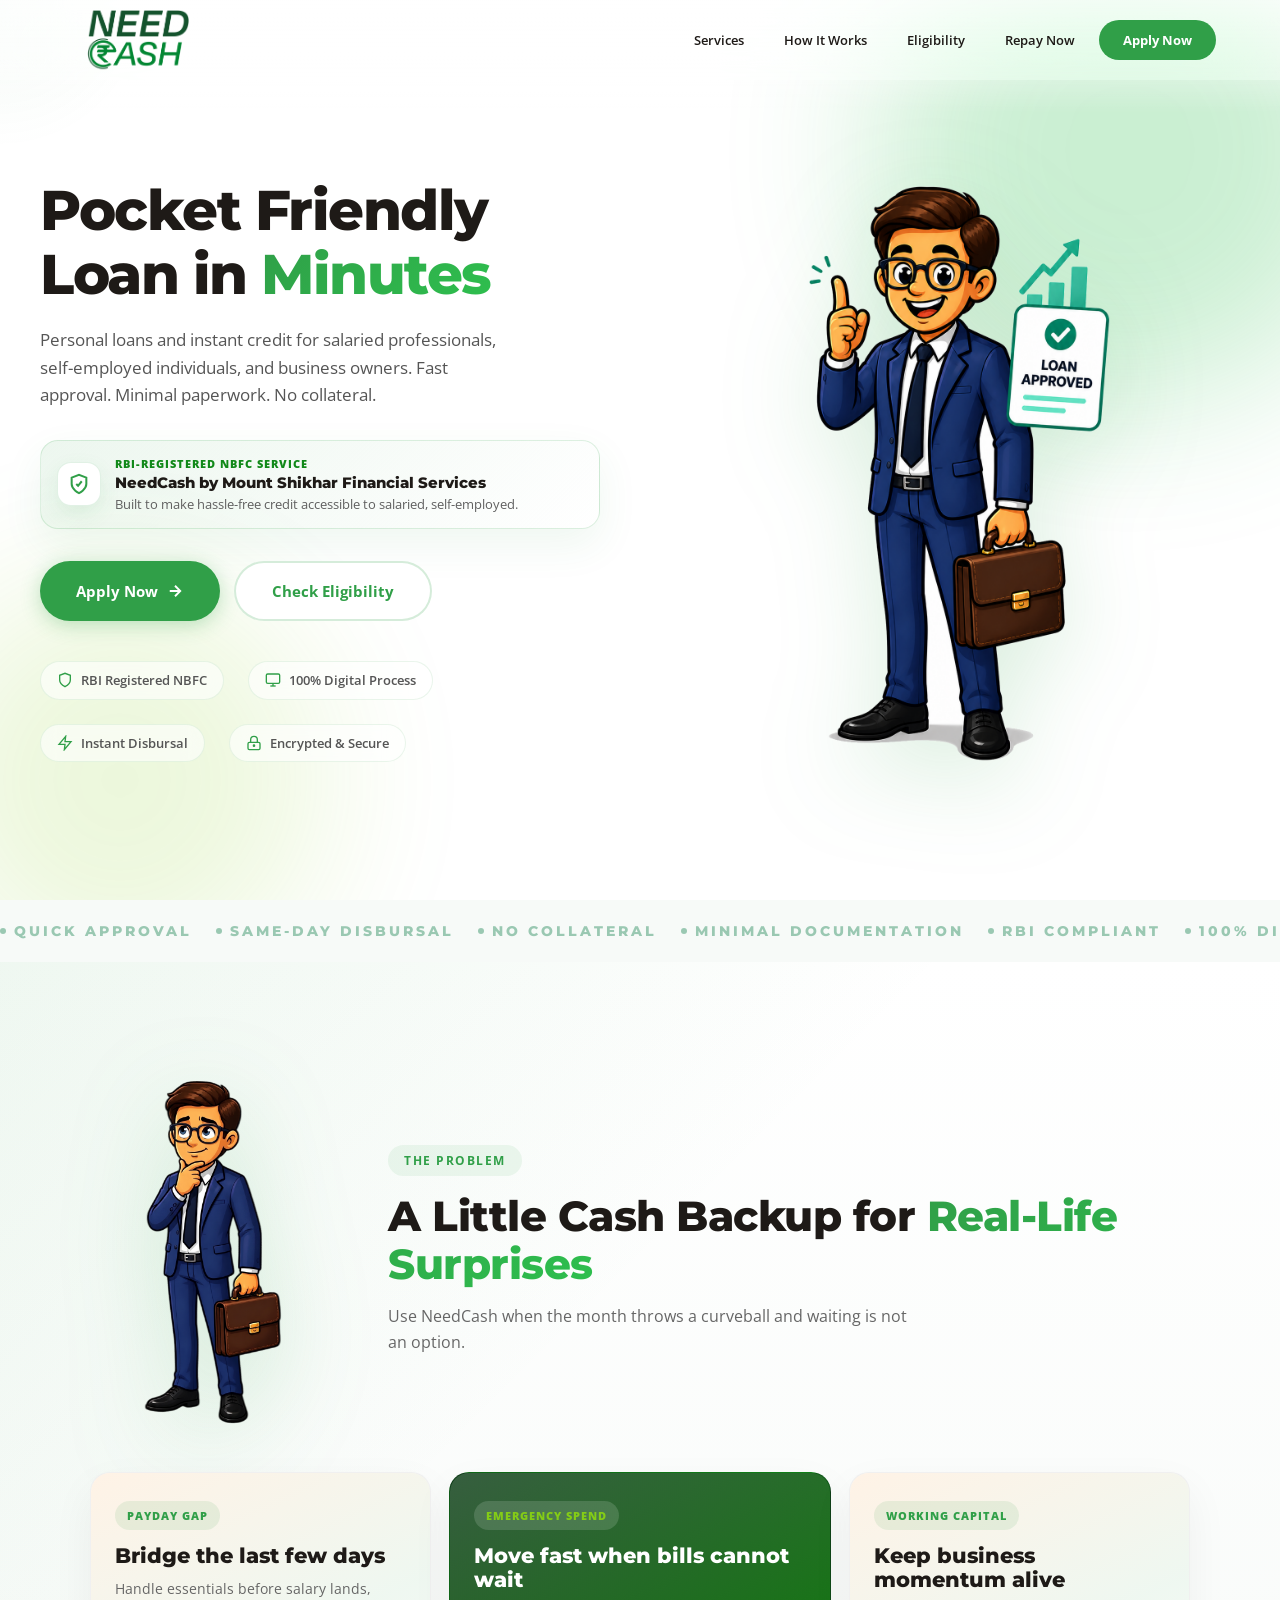
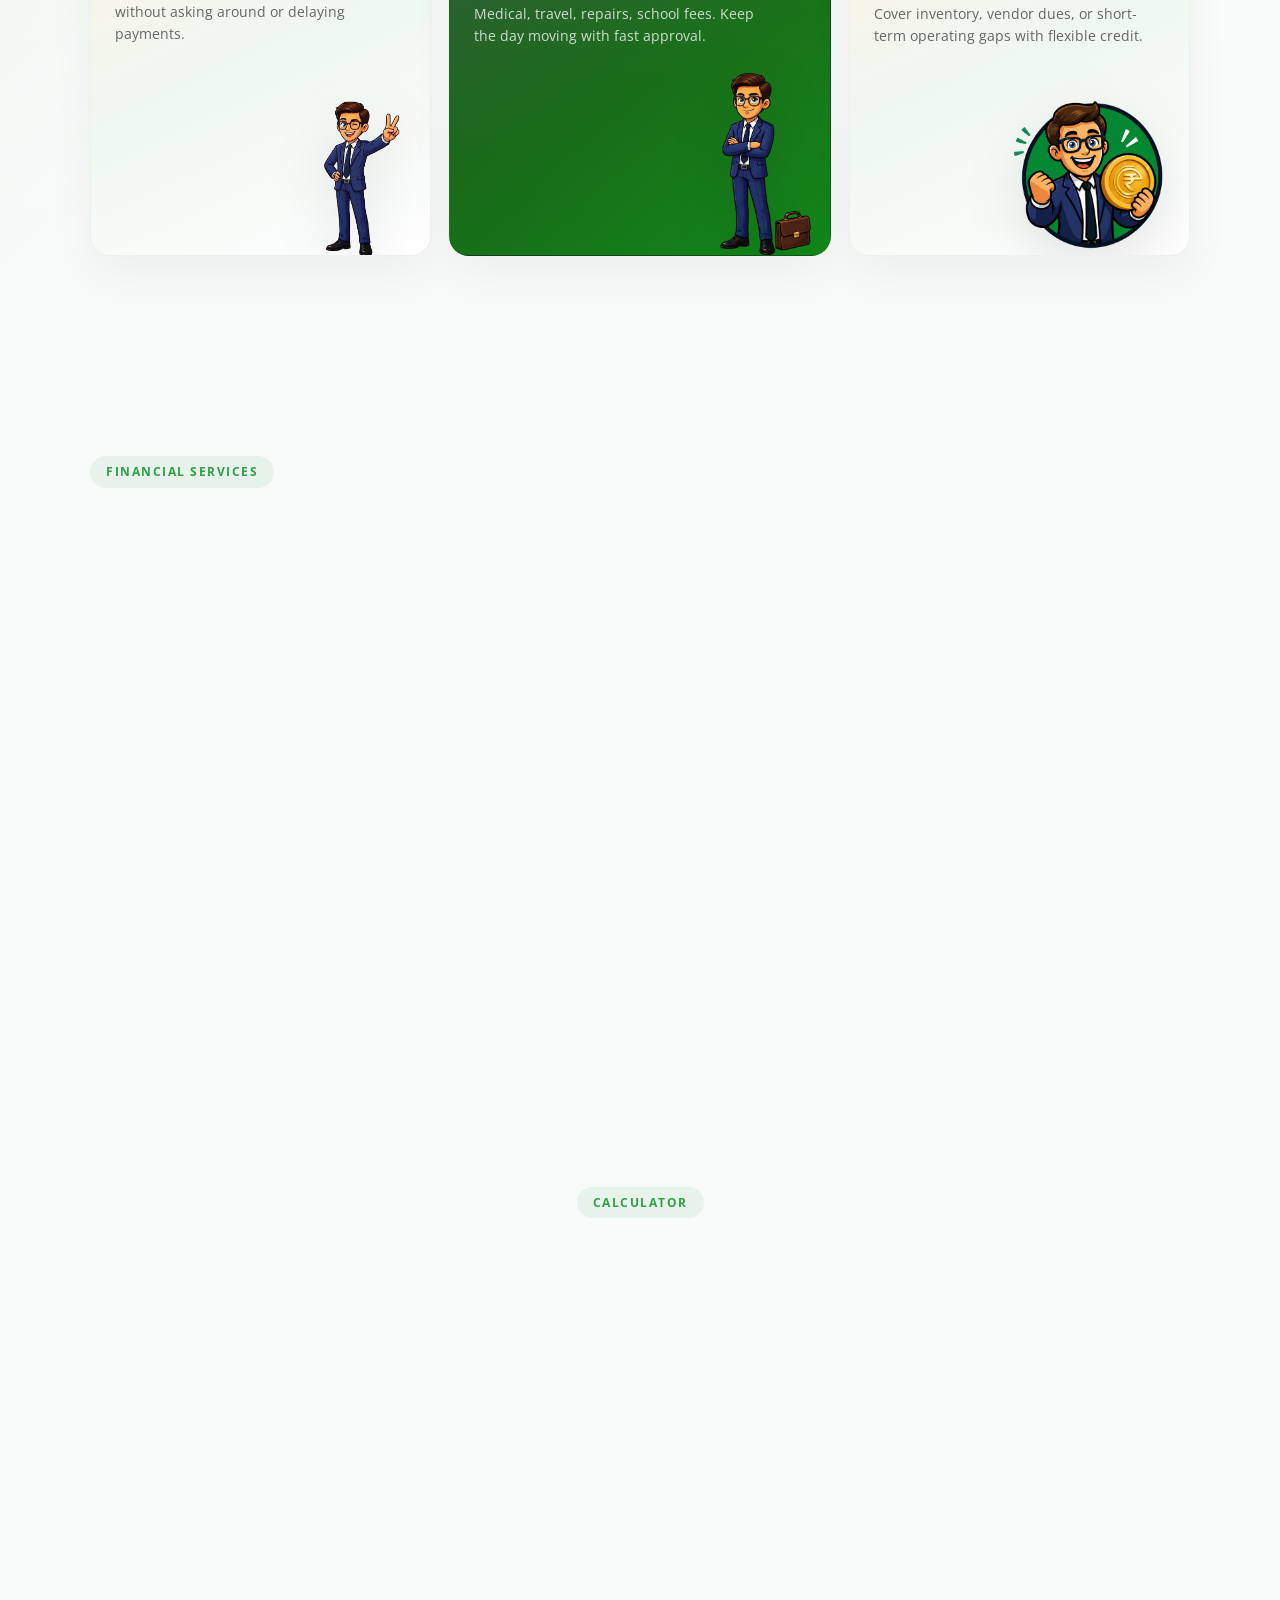
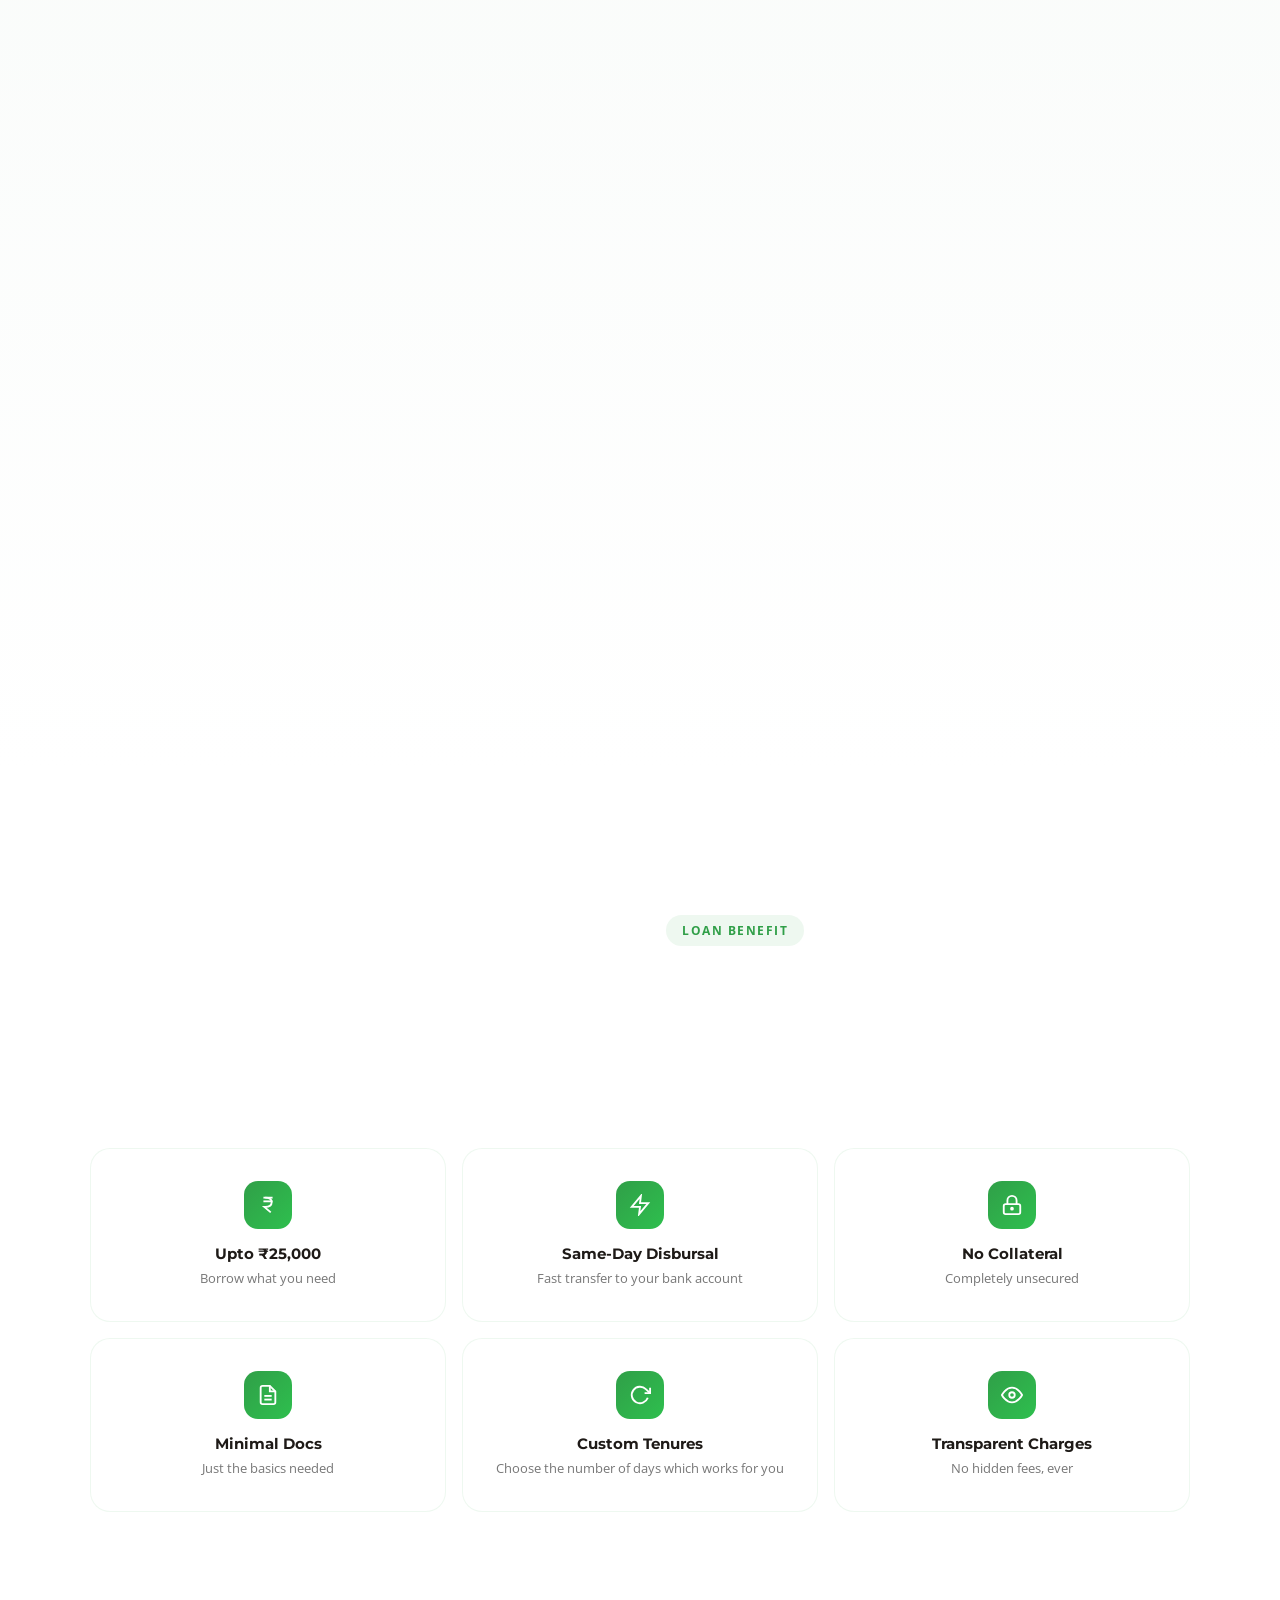
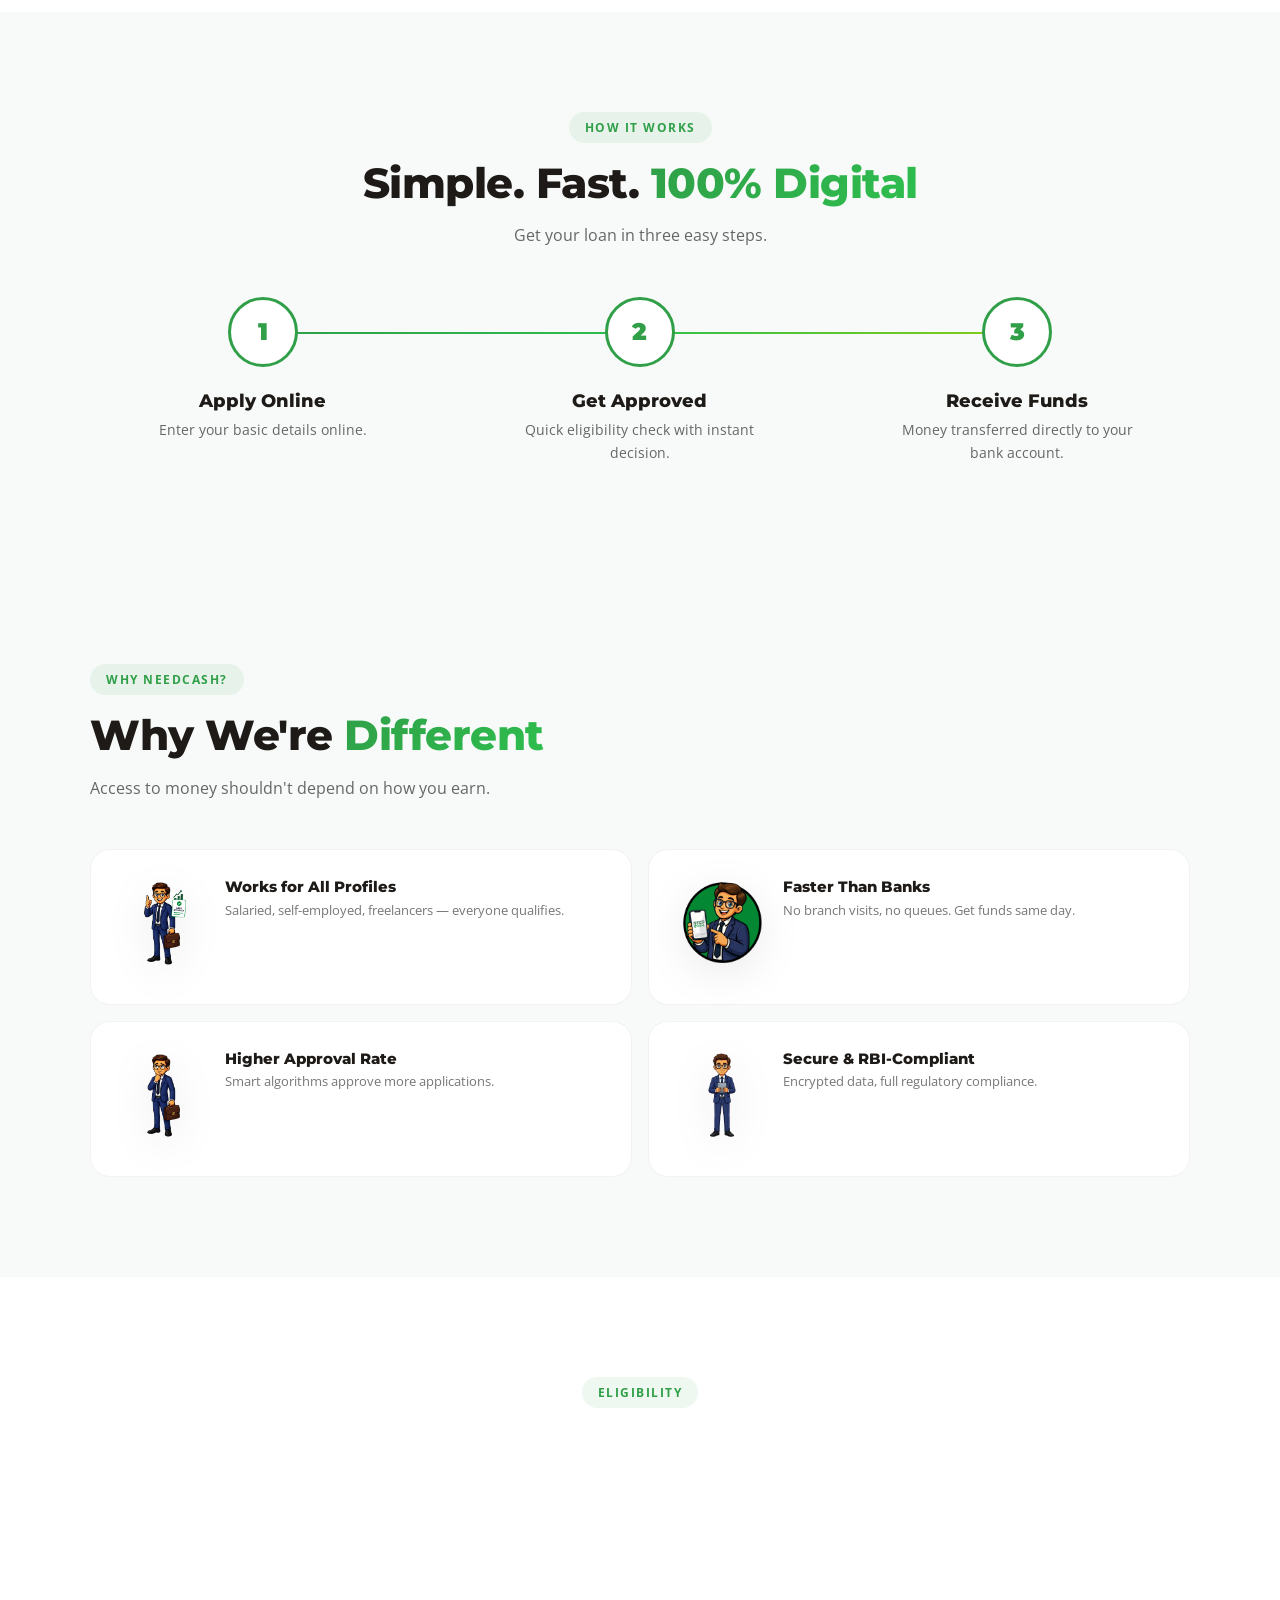
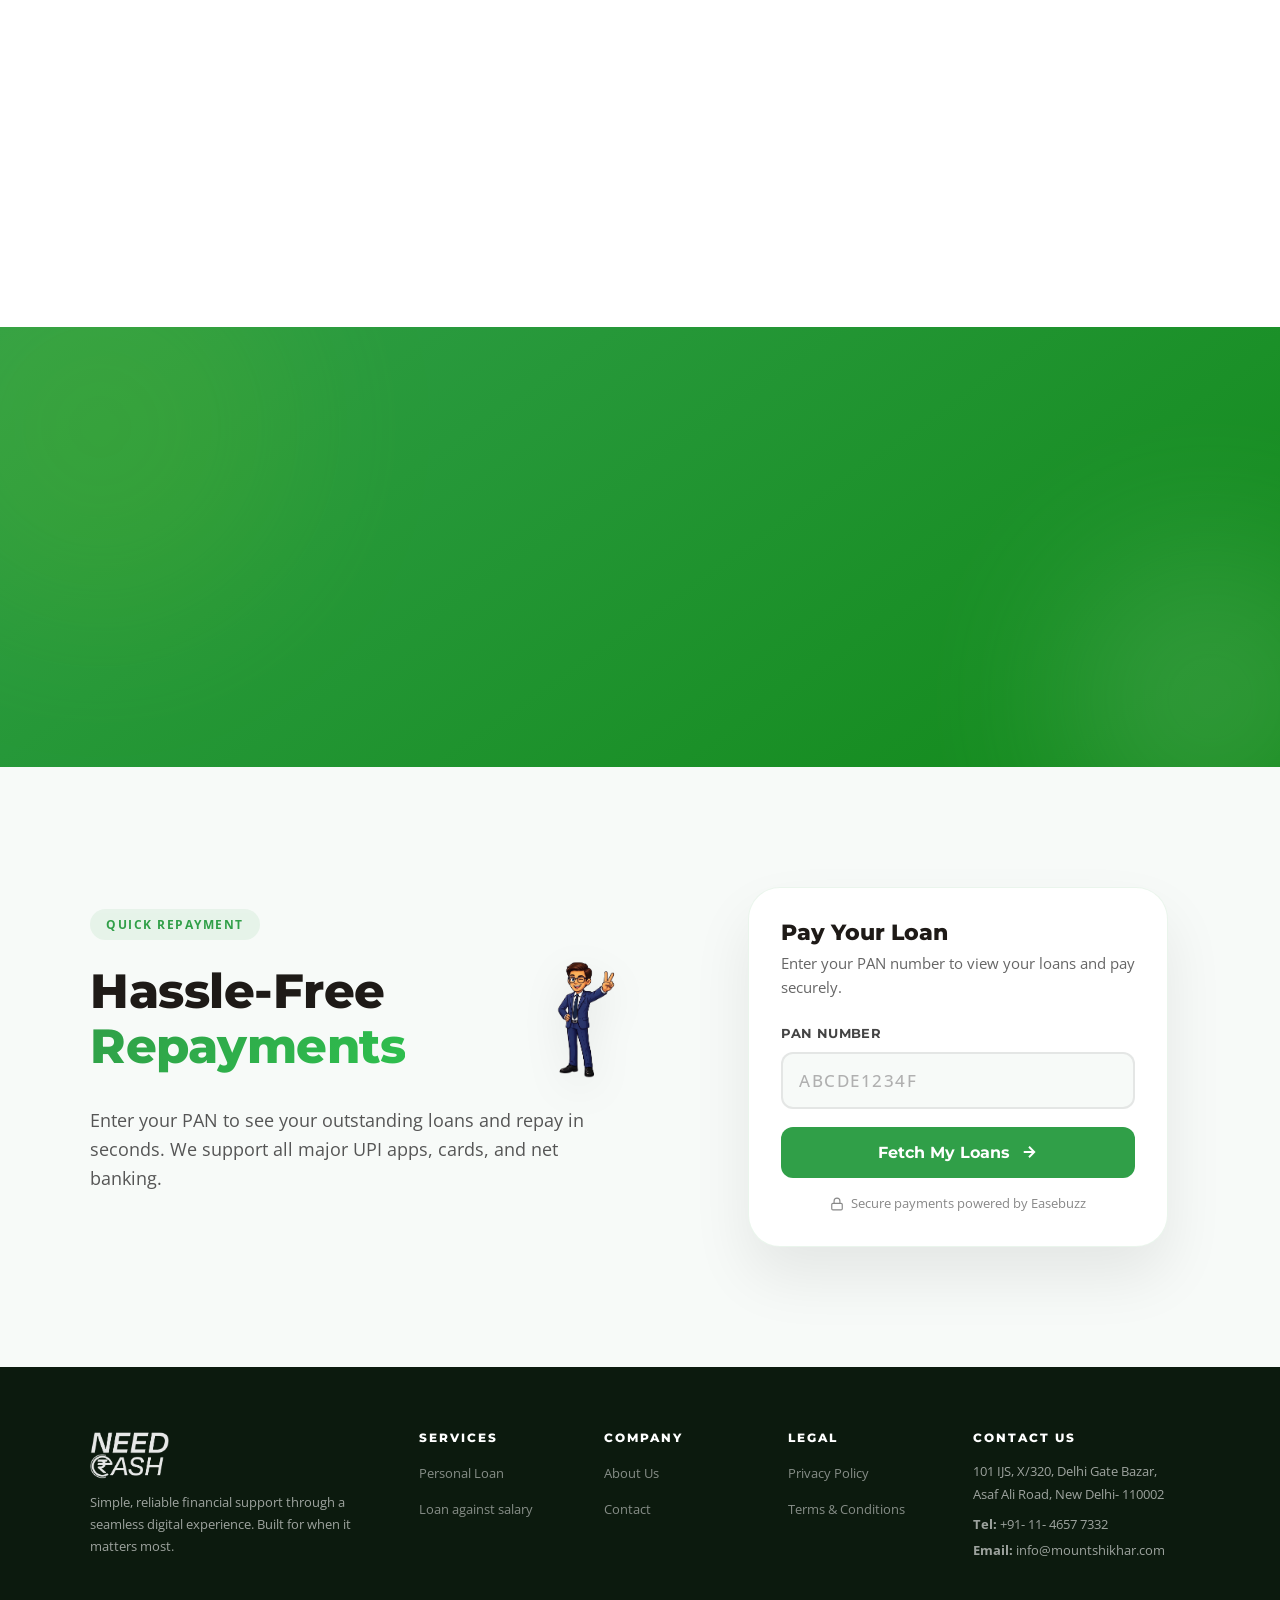
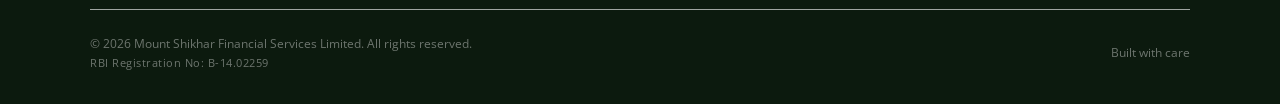
<file: index.html>
<!DOCTYPE html>
<html lang="en">

<head>
  <meta charset="UTF-8">
  <meta name="viewport" content="width=device-width, initial-scale=1.0">
  <title>Need Cash — Instant Loans for Everyone</title>
  <meta name="description"
    content="NeedCash offers fast, digital personal loans and instant credit for salaried professionals, self-employed individuals, and freelancers.">
  <meta name="keywords"
    content="NeedCash, instant loan, personal loan, digital loan, salary loan, self-employed loan, NBFC loan">
  <meta name="author" content="Mount Shikhar Financial Services Limited">
  <meta name="robots" content="index, follow">
  <meta name="theme-color" content="#309f48">
  <meta name="application-name" content="NeedCash">
  <meta property="og:type" content="website">
  <meta property="og:title" content="Need Cash — Instant Loans for Everyone">
  <meta property="og:description"
    content="Fast approval, minimal paperwork, and hassle-free credit for salaried and self-employed users.">
  <meta property="og:image" content="assets/Need%20Cash%20Logo%20WHite_.png">
  <meta property="og:site_name" content="NeedCash">
  <meta name="twitter:card" content="summary_large_image">
  <meta name="twitter:title" content="Need Cash — Instant Loans for Everyone">
  <meta name="twitter:description"
    content="Fast digital personal loans and instant credit built for real-life cash needs.">
  <meta name="twitter:image" content="assets/Need%20Cash%20Logo%20WHite_.png">
  <link rel="icon" type="image/png" href="assets/Need%20Cash%20Logo%20WHite_.png">
  <link rel="apple-touch-icon" href="assets/Need%20Cash%20Logo%20WHite_.png">
  <link
    href="https://fonts.googleapis.com/css2?family=Montserrat:wght@500;600;700;800;900&family=Open+Sans:wght@400;500;600;700&display=swap"
    rel="stylesheet">
  <link rel="stylesheet" href="css/styles.css">
</head>

<body>

  <!-- CURSOR GLOW -->
  <div class="cursor-glow" id="cursorGlow"></div>

  <!-- NAV -->
  <nav id="navbar">
    <div class="nav-logo">
      <img src="assets/Need Cash Logo File.png" alt="Need Cash Logo">
    </div>
    <div class="nav-links">
      <a href="#services">Services</a>
      <a href="#how-it-works">How It Works</a>
      <a href="#eligibility">Eligibility</a>
      <a href="#repay">Repay Now</a>
      <a href="https://needcash.roopya.money/customer/personal_loan/61c43a84e7f2a501ca3774c8981bec5dbc06c0dcee00739de817bceabe5218b7/7f23c8044edb0fb54c1c5ca56fbf5ef370fa626b66a6e3e90fc9c2ef1bc865ff?jrnyTyp=J10"
        class="nav-cta" target="_blank" rel="noopener">Apply Now</a>
    </div>
    <button class="mobile-menu-btn" onclick="document.getElementById('mobileNav').classList.add('open')">
      <svg viewBox="0 0 24 24" fill="none" stroke="currentColor" stroke-width="2">
        <line x1="4" y1="7" x2="20" y2="7" />
        <line x1="4" y1="12" x2="20" y2="12" />
        <line x1="4" y1="17" x2="20" y2="17" />
      </svg>
    </button>
  </nav>

  <!-- MOBILE NAV -->
  <div class="mobile-nav" id="mobileNav" onclick="if(event.target===this)this.classList.remove('open')">
    <div class="mobile-nav-inner">
      <button class="mobile-close" onclick="document.getElementById('mobileNav').classList.remove('open')">✕</button>
      <a href="#services" onclick="document.getElementById('mobileNav').classList.remove('open')">Services</a>
      <a href="#how-it-works" onclick="document.getElementById('mobileNav').classList.remove('open')">How It Works</a>
      <a href="#eligibility" onclick="document.getElementById('mobileNav').classList.remove('open')">Eligibility</a>
      <a href="#repay" onclick="document.getElementById('mobileNav').classList.remove('open')">Repay Now</a>
      <a href="https://needcash.roopya.money/customer/personal_loan/61c43a84e7f2a501ca3774c8981bec5dbc06c0dcee00739de817bceabe5218b7/7f23c8044edb0fb54c1c5ca56fbf5ef370fa626b66a6e3e90fc9c2ef1bc865ff?jrnyTyp=J10"
        class="nav-cta" target="_blank" rel="noopener">Apply Now</a>
    </div>
  </div>

  <!-- HERO -->
  <section class="hero">
    <div class="blob blob-1"></div>
    <div class="blob blob-2"></div>
    <div class="hero-inner">
      <div class="reveal">
        <h1>Pocket Friendly Loan in <span class="highlight">Minutes</span></h1>
        <p>Personal loans and instant credit for salaried professionals, self-employed individuals, and business owners.
          Fast approval. Minimal paperwork. No collateral.</p>
        <div class="hero-legal-box">
          <div class="hero-legal-icon">
            <svg viewBox="0 0 24 24" fill="none" stroke="currentColor" stroke-width="2.2">
              <path d="M12 22s8-4 8-10V5l-8-3-8 3v7c0 6 8 10 8 10z" />
              <path d="M9 12l2 2 4-5" />
            </svg>
          </div>
          <div>
            <span>RBI-Registered NBFC Service</span>
            <strong>NeedCash by Mount Shikhar Financial Services</strong>
            <small>Built to make hassle-free credit accessible to salaried, self-employed.</small>
          </div>
        </div>
        <div class="hero-btns">
          <a href="https://needcash.roopya.money/customer/personal_loan/61c43a84e7f2a501ca3774c8981bec5dbc06c0dcee00739de817bceabe5218b7/7f23c8044edb0fb54c1c5ca56fbf5ef370fa626b66a6e3e90fc9c2ef1bc865ff?jrnyTyp=J10"
            class="btn-primary" target="_blank" rel="noopener">
            Apply Now
            <svg width="18" height="18" viewBox="0 0 24 24" fill="none" stroke="currentColor" stroke-width="2.5">
              <path d="M5 12h14M12 5l7 7-7 7" />
            </svg>
          </a>
          <a href="#eligibility" class="btn-secondary">Check Eligibility</a>
        </div>
        <div class="trust-strip">
          <div class="trust-item">
            <svg viewBox="0 0 24 24" fill="none" stroke="currentColor" stroke-width="2">
              <path d="M12 22s8-4 8-10V5l-8-3-8 3v7c0 6 8 10 8 10z" />
            </svg>
            RBI Registered NBFC
          </div>
          <div class="trust-item">
            <svg viewBox="0 0 24 24" fill="none" stroke="currentColor" stroke-width="2">
              <rect x="2" y="3" width="20" height="14" rx="2" />
              <line x1="8" y1="21" x2="16" y2="21" />
              <line x1="12" y1="17" x2="12" y2="21" />
            </svg>
            100% Digital Process
          </div>
          <div class="trust-item">
            <svg viewBox="0 0 24 24" fill="none" stroke="currentColor" stroke-width="2">
              <polygon points="13 2 3 14 12 14 11 22 21 10 12 10 13 2" />
            </svg>
            Instant Disbursal
          </div>
          <div class="trust-item">
            <svg viewBox="0 0 24 24" fill="none" stroke="currentColor" stroke-width="2">
              <rect x="3" y="11" width="18" height="11" rx="2" />
              <path d="M7 11V7a5 5 0 0110 0v4" />
              <circle cx="12" cy="16" r="1" />
            </svg>
            Encrypted & Secure
          </div>
        </div>
      </div>
      <!-- MASCOT — Hero -->
      <div class="reveal reveal-delay-2">
        <div class="mascot-hero">
          <img src="assets/mascot.png" alt="Need Cash Mascot — Mr. Neeco">
        </div>
      </div>
    </div>
  </section>

  <!-- TRUST MARQUEE -->
  <div class="marquee-section">
    <div class="marquee-track">
      <div class="marquee-item"><span class="marquee-dot"></span>Quick Approval</div>
      <div class="marquee-item"><span class="marquee-dot"></span>Same-Day Disbursal</div>
      <div class="marquee-item"><span class="marquee-dot"></span>No Collateral</div>
      <div class="marquee-item"><span class="marquee-dot"></span>Minimal Documentation</div>
      <div class="marquee-item"><span class="marquee-dot"></span>RBI Compliant</div>
      <div class="marquee-item"><span class="marquee-dot"></span>100% Digital</div>
      <div class="marquee-item"><span class="marquee-dot"></span>Quick Approval</div>
      <div class="marquee-item"><span class="marquee-dot"></span>Same-Day Disbursal</div>
      <div class="marquee-item"><span class="marquee-dot"></span>No Collateral</div>
      <div class="marquee-item"><span class="marquee-dot"></span>Minimal Documentation</div>
      <div class="marquee-item"><span class="marquee-dot"></span>RBI Compliant</div>
      <div class="marquee-item"><span class="marquee-dot"></span>100% Digital</div>
    </div>
  </div>


  <!-- MONEY MOMENTS -->
  <section class="moments-section">
    <div class="section-inner">
      <div class="moments-header">
        <div class="moments-hero-mascot reveal reveal-delay-1">
          <img src="assets/5.png" alt="Need Cash mascot">
        </div>
        <div>
          <div class="section-tag">The Problem</div>
          <h2 class="section-title reveal">A Little Cash Backup for <span class="highlight">Real-Life Surprises</span>
          </h2>
          <p class="section-sub reveal">Use NeedCash when the month throws a curveball and waiting is not an option.</p>
        </div>
      </div>

      <div class="moments-grid">
        <article class="moment-card reveal">
          <div>
            <span class="moment-tag">Payday Gap</span>
            <h3>Bridge the last few days</h3>
            <p>Handle essentials before salary lands, without asking around or delaying payments.</p>
          </div>
          <img src="assets/3.png" alt="Mascot holding cash">
        </article>
        <article class="moment-card moment-card-dark reveal reveal-delay-1">
          <div>
            <span class="moment-tag">Emergency Spend</span>
            <h3>Move fast when bills cannot wait</h3>
            <p>Medical, travel, repairs, school fees. Keep the day moving with fast approval.</p>
          </div>
          <img src="assets/4.png" alt="Mascot with money bag">
        </article>
        <article class="moment-card reveal reveal-delay-2">
          <div>
            <span class="moment-tag">Working Capital</span>
            <h3>Keep business momentum alive</h3>
            <p>Cover inventory, vendor dues, or short-term operating gaps with flexible credit.</p>
          </div>
          <img src="assets/6.png" alt="Mascot for business cash needs">
        </article>
      </div>
    </div>
  </section>

  <!-- FINANCIAL SERVICES -->
  <section id="services" class="bg-green">
    <div class="section-inner">
      <div class="section-tag">Financial Services</div>
      <div style="display:flex; align-items:center; justify-content:space-between; gap:40px; flex-wrap:wrap;">
        <div style="flex:1;">
          <h2 class="section-title reveal">Loans Designed for <span class="highlight">Every Earner</span></h2>
          <p class="section-sub reveal">No matter how you earn, access fast and reliable loans tailored to your needs.
          </p>
        </div>
        <div class="reveal" style="max-width:180px; position:relative; z-index:2;">
          <img src="assets/6.png" alt="Mascot Illustration"
            style="width:100%; height:auto; mix-blend-mode: multiply; filter: drop-shadow(0 10px 20px rgba(0,0,0,0.05)); animation: mascotFloat 4s ease-in-out infinite;">
        </div>
      </div>
      <div class="service-cards">
        <div class="service-card reveal">
          <div class="service-icon">
            <svg viewBox="0 0 24 24" fill="none" stroke="currentColor" stroke-width="2">
              <path d="M20 21v-2a4 4 0 00-4-4H8a4 4 0 00-4 4v2" />
              <circle cx="12" cy="7" r="4" />
            </svg>
          </div>
          <h3>For Salaried</h3>
          <p>Quick funds when your paycheck is far away</p>
          <ul class="service-features">
            <li><svg viewBox="0 0 24 24" fill="none" stroke="currentColor" stroke-width="2.5">
                <polyline points="20 6 9 17 4 12" />
              </svg>Loans against salary credits</li>
            <li><svg viewBox="0 0 24 24" fill="none" stroke="currentColor" stroke-width="2.5">
                <polyline points="20 6 9 17 4 12" />
              </svg>Short-term personal loans</li>
          </ul>
        </div>
        <div class="service-card reveal reveal-delay-1" style="border-color: rgba(48,159,72,0.2);">
          <div class="service-icon"
            style="background: linear-gradient(135deg, var(--green-primary), var(--green-cta));">
            <svg viewBox="0 0 24 24" fill="none" stroke="white" stroke-width="2">
              <path d="M12 2L2 7l10 5 10-5-10-5z" />
              <path d="M2 17l10 5 10-5" />
              <path d="M2 12l10 5 10-5" />
            </svg>
          </div>
          <h3>For Self-Employed</h3>
          <p>Flexible funding for freelancers &amp; professionals.</p>
          <ul class="service-features">
            <li><svg viewBox="0 0 24 24" fill="none" stroke="currentColor" stroke-width="2.5">
                <polyline points="20 6 9 17 4 12" />
              </svg>Profile-based approvals</li>
          </ul>
        </div>
        <div class="service-card reveal reveal-delay-2">
          <div class="service-icon">
            <svg xmlns="http://www.w3.org/2000/svg" shape-rendering="geometricPrecision"
              text-rendering="geometricPrecision" image-rendering="optimizeQuality" fill-rule="evenodd"
              clip-rule="evenodd" viewBox="0 0 512 438.676" fill="#16a34a">
              <path
                d="M357.718 60.352C401.925-6 480.018 100.9 512 0c-16.538 11.357-28.527 18.42-43.737 22.11-38.701 9.391-105.939-26.421-110.87 38.242h-23.53a5.807 5.807 0 00-5.802 5.582l-21.907 279.199H273.28a7.67 7.67 0 00-.806.043V235.107h-.013a7.496 7.496 0 00-4.767-6.98L10.711 126.848A7.51 7.51 0 000 133.64v297.528a7.508 7.508 0 007.509 7.508H458.087a7.508 7.508 0 007.509-7.508v-59.076c0-7.414-3.033-14.16-7.917-19.044-4.882-4.882-11.623-7.915-19.042-7.915h-17.942l-27.956-279.54a5.789 5.789 0 00-5.761-5.223v-.018h-29.26zm-39.577 218.716l-3.434 44.313h96.685l-4.377-44.313h-88.874zm15.722-210.645l-3.433 52.061h60.925l-4.377-52.061h-53.115zm-7.861 109.196l-3.433 44.313h78.805l-4.377-44.313h-70.995zM273.28 352.641h165.357c10.698 0 19.45 8.767 19.45 19.451v59.076H273.28v-78.527zm46.399 33.032h27.462c1.714 0 3.273.702 4.401 1.829a6.238 6.238 0 011.829 4.403 6.212 6.212 0 01-1.829 4.401 6.214 6.214 0 01-4.401 1.829h-27.462a6.212 6.212 0 01-4.401-1.829 6.213 6.213 0 01-1.83-4.401c0-1.71.702-3.268 1.83-4.398a6.2 6.2 0 014.401-1.834zm64.548 0h27.461c1.714 0 3.275.702 4.402 1.829a6.242 6.242 0 011.829 4.403 6.216 6.216 0 01-1.829 4.401 6.213 6.213 0 01-4.402 1.829h-27.461a6.212 6.212 0 01-4.401-1.829 6.213 6.213 0 01-1.83-4.401c0-1.71.702-3.268 1.83-4.398a6.2 6.2 0 014.401-1.834zM224.501 257.345l-65.907-22.486v62.492h65.907v-40.006zm-108.118-36.888L50.476 197.97v99.381h65.907v-76.894zm83.888 144.691v66.02h64.695V235.107L7.509 133.64v297.528h67.197v-66.02c0-3.615 1.474-6.899 3.849-9.274a7.59 7.59 0 01.617-.552 13.032 13.032 0 018.657-3.297h99.319c3.616 0 6.899 1.478 9.271 3.85a13.09 13.09 0 013.852 9.273zm-59.028 66.02v-71.634h45.905c3.089 0 5.615 2.535 5.615 5.614v66.02h-51.52zm-59.028 0v-66.02c0-3.089 2.525-5.614 5.614-5.614h45.906v71.634h-51.52z" />
            </svg>
          </div>
          <h3>For Business Owners</h3>
          <p>Keep your business moving with working capital.</p>
          <ul class="service-features">
            <li><svg viewBox="0 0 24 24" fill="none" stroke="currentColor" stroke-width="2.5">
                <polyline points="20 6 9 17 4 12" />
              </svg>Quick working capital</li>
            <li><svg viewBox="0 0 24 24" fill="none" stroke="currentColor" stroke-width="2.5">
                <polyline points="20 6 9 17 4 12" />
              </svg>Short-term small business loans</li>
          </ul>
        </div>
      </div>
    </div>
  </section>

  <!-- CALCULATOR -->
  <section id="cashtoyou" class="calc-section">
    <div class="section-inner">
      <div style="text-align:center;">
        <div class="section-tag" style="display:inline-flex;">Calculator</div>
      </div>
      <h2 class="section-title reveal" style="text-align:center;">Personal Loan <span
          class="highlight">Calculator</span></h2>
      <p class="section-sub center reveal">Calculate your loan amount and term to see your estimated total repayment.
      </p>
      <div class="calc-layout">
        <div>
          <div class="calc-card reveal">
            <h3>
              <svg viewBox="0 0 24 24" fill="none" stroke="currentColor" stroke-width="2">
                <rect x="4" y="2" width="16" height="20" rx="2" />
                <line x1="8" y1="6" x2="16" y2="6" />
                <line x1="8" y1="10" x2="10" y2="10" />
                <line x1="14" y1="10" x2="16" y2="10" />
                <line x1="8" y1="14" x2="10" y2="14" />
                <line x1="14" y1="14" x2="16" y2="14" />
                <line x1="8" y1="18" x2="16" y2="18" />
              </svg>
              Loan Calculator
            </h3>
            <div class="slider-group">
              <div class="slider-label"><span>Loan Amount</span><strong id="loanAmtLabel">₹10,000</strong></div>
              <input type="range" id="loanAmt" min="2500" max="25000" step="500" value="10000">
              <div class="slider-range"><span>₹2,500</span><span>₹25,000</span></div>
            </div>
            <div class="slider-group">
              <div class="slider-label"><span>Repayment Term</span><strong id="loanTermLabel">10 days</strong></div>
              <input type="range" id="loanTerm" min="10" max="14" step="1" value="10">
              <div class="slider-range"><span>10 Days</span><span>14 Days</span></div>
            </div>
          </div>
          <div class="summary-card reveal reveal-delay-1">
            <h3>Loan Summary</h3>
            <div class="emi-display">
              <small>Total Repayment</small>
              <div class="emi-value"><span class="rupee">₹</span> <span id="totalRepayValue">--</span></div>
            </div>
            <div class="summary-row" style="grid-template-columns: 1fr;">
              <div class="summary-box"><small>Repayment Date</small><strong id="repayDate">--</strong></div>
            </div>
            <button class="apply-btn-full"
              onclick="window.open('https://needcash.roopya.money/customer/personal_loan/61c43a84e7f2a501ca3774c8981bec5dbc06c0dcee00739de817bceabe5218b7/7f23c8044edb0fb54c1c5ca56fbf5ef370fa626b66a6e3e90fc9c2ef1bc865ff?jrnyTyp=J10','_blank')">
              Apply Now
              <svg viewBox="0 0 24 24" fill="none" stroke="currentColor" stroke-width="2.5">
                <path d="M5 12h14M12 5l7 7-7 7" />
              </svg>
            </button>
            <button class="repay-btn-full"
              onclick="document.getElementById('repay').scrollIntoView({ behavior: 'smooth' })">
              Repay Now
              <svg viewBox="0 0 24 24" fill="none" stroke="currentColor" stroke-width="2.5">
                <rect x="2" y="5" width="20" height="14" rx="2" />
                <line x1="2" y1="10" x2="22" y2="10" />
              </svg>
            </button>
          </div>
        </div>
        <div class="benefits-sidebar">
          <div class="benefits-card reveal reveal-delay-2">
            <h4>Needcash Loan Benefits</h4>
            <ul class="benefits-list">
              <li>
                <div class="benefit-check"><svg viewBox="0 0 24 24" fill="none" stroke="currentColor" stroke-width="3">
                    <polyline points="20 6 9 17 4 12" />
                  </svg></div>Quick approval process
              </li>
              <li>
                <div class="benefit-check"><svg viewBox="0 0 24 24" fill="none" stroke="currentColor" stroke-width="3">
                    <polyline points="20 6 9 17 4 12" />
                  </svg></div>Same-day disbursal
              </li>
              <li>
                <div class="benefit-check"><svg viewBox="0 0 24 24" fill="none" stroke="currentColor" stroke-width="3">
                    <polyline points="20 6 9 17 4 12" />
                  </svg></div>Minimal documentation
              </li>
              <li>
                <div class="benefit-check"><svg viewBox="0 0 24 24" fill="none" stroke="currentColor" stroke-width="3">
                    <polyline points="20 6 9 17 4 12" />
                  </svg></div>Easy repayment options
              </li>
              <li>
                <div class="benefit-check"><svg viewBox="0 0 24 24" fill="none" stroke="currentColor" stroke-width="3">
                    <polyline points="20 6 9 17 4 12" />
                  </svg></div>No hidden charges
              </li>
            </ul>
          </div>
          <div class="benefits-card help-card reveal reveal-delay-3">
            <div>
              <h4>Need Help?</h4>
              <p>Our financial experts are ready to assist you with your loan application.</p>
              <a href="#contact-info" class="help-link">
                Contact Support
                <svg viewBox="0 0 24 24" fill="none" stroke="currentColor" stroke-width="2.5">
                  <path d="M5 12h14M12 5l7 7-7 7" />
                </svg>
              </a>
            </div>
          </div>
        </div>
      </div>
    </div>
  </section>

  <!-- LOAN BENEFIT -->
  <section>
    <div class="section-inner">
      <div
        style="display:flex; align-items:center; justify-content:center; gap:40px; flex-wrap:wrap; margin-bottom:48px;">
        <div class="reveal" style="max-width:150px; position:relative; z-index:2;">
          <img src="assets/4.png" alt="Mascot Benefit"
            style="width:100%; height:auto; mix-blend-mode: multiply; filter: drop-shadow(0 10px 20px rgba(0,0,0,0.05)); animation: mascotFloat 4s ease-in-out infinite;">
        </div>
        <div style="text-align:center;">
          <div class="section-tag" style="display:inline-flex;">Loan Benefit</div>
          <h2 class="section-title reveal">Borrow Smart, <span class="highlight">Not More</span></h2>
          <p class="section-sub center reveal" style="margin-bottom:0;">Transparent, fast, and built for real people.
          </p>
        </div>
      </div>
      <div class="features-grid">
        <div class="feature-item reveal">
          <div class="feature-icon"><svg viewBox="0 0 24 24" fill="none" stroke="currentColor" stroke-width="2">
              <path d="M7 4h10" />
              <path d="M7 8h10" />
              <path d="M9 4c4.5 0 7 1.6 7 5s-2.5 5-7 5h-1l7 6" />
            </svg></div>
          <h4>Upto ₹25,000</h4>
          <p>Borrow what you need</p>
        </div>
        <div class="feature-item reveal reveal-delay-1">
          <div class="feature-icon"><svg viewBox="0 0 24 24" fill="none" stroke="currentColor" stroke-width="2">
              <polygon points="13 2 3 14 12 14 11 22 21 10 12 10 13 2" />
            </svg></div>
          <h4>Same-Day Disbursal</h4>
          <p>Fast transfer to your bank account</p>
        </div>
        <div class="feature-item reveal reveal-delay-2">
          <div class="feature-icon"><svg viewBox="0 0 24 24" fill="none" stroke="currentColor" stroke-width="2">
              <rect x="3" y="11" width="18" height="11" rx="2" />
              <path d="M7 11V7a5 5 0 0110 0v4" />
              <circle cx="12" cy="16" r="1" />
            </svg></div>
          <h4>No Collateral</h4>
          <p>Completely unsecured</p>
        </div>
        <div class="feature-item reveal">
          <div class="feature-icon"><svg viewBox="0 0 24 24" fill="none" stroke="currentColor" stroke-width="2">
              <path d="M14 2H6a2 2 0 00-2 2v16a2 2 0 002 2h12a2 2 0 002-2V8z" />
              <polyline points="14 2 14 8 20 8" />
              <line x1="16" y1="13" x2="8" y2="13" />
              <line x1="16" y1="17" x2="8" y2="17" />
            </svg></div>
          <h4>Minimal Docs</h4>
          <p>Just the basics needed</p>
        </div>
        <div class="feature-item reveal reveal-delay-1">
          <div class="feature-icon"><svg viewBox="0 0 24 24" fill="none" stroke="currentColor" stroke-width="2">
              <polyline points="23 4 23 10 17 10" />
              <path d="M20.49 15a9 9 0 11-2.12-9.36L23 10" />
            </svg></div>
          <h4>Custom Tenures</h4>
          <p>Choose the number of days which works for you</p>
        </div>
        <div class="feature-item reveal reveal-delay-2">
          <div class="feature-icon"><svg viewBox="0 0 24 24" fill="none" stroke="currentColor" stroke-width="2">
              <path d="M1 12s4-8 11-8 11 8 11 8-4 8-11 8-11-8-11-8z" />
              <circle cx="12" cy="12" r="3" />
            </svg></div>
          <h4>Transparent Charges</h4>
          <p>No hidden fees, ever</p>
        </div>
      </div>
    </div>
  </section>

  <!-- HOW IT WORKS -->
  <section id="how-it-works" class="bg-green">
    <div class="section-inner">
      <div style="text-align:center;">
        <div class="section-tag" style="display:inline-flex;">How It Works</div>
      </div>
      <h2 class="section-title reveal" style="text-align:center;">Simple. Fast. <span class="highlight">100%
          Digital</span></h2>
      <p class="section-sub center reveal">Get your loan in three easy steps.</p>
      <div class="steps-container" style="position:relative;">
        <div class="steps-line"></div>
        <div class="steps">
          <div class="step reveal">
            <div class="step-num">1</div>
            <h3>Apply Online</h3>
            <p>Enter your basic details online.</p>
          </div>
          <div class="step reveal reveal-delay-1">
            <div class="step-num">2</div>
            <h3>Get Approved</h3>
            <p>Quick eligibility check with instant decision.</p>
          </div>
          <div class="step reveal reveal-delay-2">
            <div class="step-num">3</div>
            <h3>Receive Funds</h3>
            <p>Money transferred directly to your bank account.</p>
          </div>
        </div>
      </div>
    </div>
  </section>

  <!-- WHY NeedCash? -->
  <section class="bg-green">
    <div class="section-inner">
      <div class="section-tag">Why NeedCash?</div>
      <h2 class="section-title reveal">Why We're <span class="highlight">Different</span></h2>
      <p class="section-sub reveal">Access to money shouldn't depend on how you earn.</p>
      <div class="why-grid" style="position:relative; z-index:2;">
        <div class="why-item reveal">
          <div class="why-mascot">
            <img src="assets/2.png" alt="Mascot"
              style="width: 90px; height: 90px; object-fit: contain; mix-blend-mode: multiply; filter: drop-shadow(0 10px 20px rgba(0,0,0,0.08)); animation: mascotFloat 4s ease-in-out infinite;">
          </div>
          <div>
            <h4>Works for All Profiles</h4>
            <p>Salaried, self-employed, freelancers — everyone qualifies.</p>
          </div>
        </div>
        <div class="why-item reveal reveal-delay-1">
          <div class="why-mascot">
            <img src="assets/7.png" alt="Mascot"
              style="width: 90px; height: 90px; object-fit: contain; mix-blend-mode: multiply; filter: drop-shadow(0 10px 20px rgba(0,0,0,0.08)); animation: mascotFloat 4s ease-in-out infinite; animation-delay: 0.5s;">
          </div>
          <div>
            <h4>Faster Than Banks</h4>
            <p>No branch visits, no queues. Get funds same day.</p>
          </div>
        </div>
        <div class="why-item reveal reveal-delay-2">
          <div class="why-mascot">
            <img src="assets/5.png" alt="Mascot"
              style="width: 90px; height: 90px; object-fit: contain; mix-blend-mode: multiply; filter: drop-shadow(0 10px 20px rgba(0,0,0,0.08)); animation: mascotFloat 4s ease-in-out infinite; animation-delay: 1s;">
          </div>
          <div>
            <h4>Higher Approval Rate</h4>
            <p>Smart algorithms approve more applications.</p>
          </div>
        </div>
        <div class="why-item reveal reveal-delay-3">
          <div class="why-mascot">
            <img src="assets/1.png" alt="Mascot"
              style="width: 90px; height: 90px; object-fit: contain; mix-blend-mode: multiply; filter: drop-shadow(0 10px 20px rgba(0,0,0,0.08)); animation: mascotFloat 4s ease-in-out infinite; animation-delay: 1.5s;">
          </div>
          <div>
            <h4>Secure &amp; RBI-Compliant</h4>
            <p>Encrypted data, full regulatory compliance.</p>
          </div>
        </div>
      </div>

    </div>
  </section>

  <!-- ELIGIBILITY -->
  <section id="eligibility">
    <div class="section-inner">
      <div style="text-align:center;">
        <div class="section-tag" style="display:inline-flex;">Eligibility</div>
      </div>
      <h2 class="section-title reveal" style="text-align:center;">Who Can <span class="highlight">Apply?</span></h2>
      <p class="section-sub center reveal">Simple criteria — if you earn, you qualify.</p>
      <div class="elig-grid" style="position:relative; z-index:2;">
        <div class="elig-card reveal">
          <h3>Eligible Profiles</h3>
          <ul class="elig-list">
            <li><svg viewBox="0 0 24 24" fill="none" stroke="currentColor" stroke-width="2.5">
                <polyline points="20 6 9 17 4 12" />
              </svg>Salaried Employees</li>
            <li><svg viewBox="0 0 24 24" fill="none" stroke="currentColor" stroke-width="2.5">
                <polyline points="20 6 9 17 4 12" />
              </svg>Self-Employed Professionals</li>
            <li><svg viewBox="0 0 24 24" fill="none" stroke="currentColor" stroke-width="2.5">
                <polyline points="20 6 9 17 4 12" />
              </svg>Freelancers &amp; Gig Workers</li>
            <li><svg viewBox="0 0 24 24" fill="none" stroke="currentColor" stroke-width="2.5">
                <polyline points="20 6 9 17 4 12" />
              </svg>Business Owners</li>
          </ul>
        </div>
        <div class="elig-card reveal reveal-delay-1" style="position:relative;">
          <h3>Basic Requirements</h3>
          <ul class="elig-list">
            <li><svg viewBox="0 0 24 24" fill="none" stroke="currentColor" stroke-width="2.5">
                <polyline points="20 6 9 17 4 12" />
              </svg>Age: 21–60 years</li>
            <li><svg viewBox="0 0 24 24" fill="none" stroke="currentColor" stroke-width="2.5">
                <polyline points="20 6 9 17 4 12" />
              </svg>Stable income source</li>
            <li><svg viewBox="0 0 24 24" fill="none" stroke="currentColor" stroke-width="2.5">
                <polyline points="20 6 9 17 4 12" />
              </svg>Active bank account</li>
            <li><svg viewBox="0 0 24 24" fill="none" stroke="currentColor" stroke-width="2.5">
                <polyline points="20 6 9 17 4 12" />
              </svg>PAN &amp; Aadhaar Card</li>
          </ul>
          <img class="elig-card-mascot" src="assets/8.png" alt="Mascot Req">
        </div>
      </div>
    </div>
  </section>

  <!-- FINAL CTA -->
  <section class="final-cta">
    <div class="blob blob-1"></div>
    <div class="blob blob-2"></div>
    <div class="final-cta-inner reveal">
      <h2>Need Money? Don't Overthink It.</h2>
      <p>Apply in minutes. Get funds quickly. No matter how you earn.</p>
      <div style="display:flex;align-items:center;justify-content:center;gap:24px;flex-wrap:wrap;">
        <a href="https://needcash.roopya.money/customer/personal_loan/61c43a84e7f2a501ca3774c8981bec5dbc06c0dcee00739de817bceabe5218b7/7f23c8044edb0fb54c1c5ca56fbf5ef370fa626b66a6e3e90fc9c2ef1bc865ff?jrnyTyp=J10"
          class="btn-white" target="_blank" rel="noopener">
          Apply Now
          <svg width="18" height="18" viewBox="0 0 24 24" fill="none" stroke="currentColor" stroke-width="2.5">
            <path d="M5 12h14M12 5l7 7-7 7" />
          </svg>
        </a>
      </div>
    </div>
  </section>

  <!-- PAY NOW SECTION -->
  <section id="repay" class="pay-now-section">
    <div class="pay-now-inner reveal">
      <div class="pay-now-layout">
        <div class="pay-now-details">
          <div class="section-tag" style="display:inline-flex;">Quick Repayment</div>
          <div class="pay-now-title-row">
            <h2 class="section-title">Hassle-Free <span class="highlight">Repayments</span></h2>
            <img src="assets/3.png" alt="Need Cash repayment mascot">
          </div>
          <p>Enter your PAN to see your outstanding loans and repay in seconds. We support all major UPI apps,
            cards, and net banking.</p>
        </div>
        <div class="pay-now-image">
          <div class="repay-widget" id="repayWidget">

            <!-- STEP 1 — PAN -->
            <div id="repayStepPan">
              <h3>Pay Your Loan</h3>
              <p class="repay-hint">Enter your PAN number to view your loans and pay securely.</p>
              <label class="repay-label" for="repayPan">PAN Number</label>
              <input type="text" id="repayPan" class="repay-input" placeholder="ABCDE1234F" maxlength="10"
                autocomplete="off" autocapitalize="characters" spellcheck="false">
              <div class="repay-error" id="repayPanError" hidden></div>
              <button type="button" class="repay-btn" id="repayFetchBtn">
                <span class="repay-btn-label">Fetch My Loans</span>
                <svg viewBox="0 0 24 24" fill="none" stroke="currentColor" stroke-width="2.5">
                  <path d="M5 12h14M12 5l7 7-7 7" />
                </svg>
              </button>
            </div>

            <!-- STEP 3 — REDIRECTING -->
            <div id="repayReady" hidden>
              <h3>Taking you to payment</h3>
              <p class="repay-hint">Your secure Easebuzz payment page is opening for
                <strong class="repay-ready-amt"></strong>.</p>
              <a class="repay-btn repay-ready-link" href="#" rel="noopener">
                <span class="repay-btn-label">Continue to payment</span>
                <svg viewBox="0 0 24 24" fill="none" stroke="currentColor" stroke-width="2.5">
                  <path d="M5 12h14M12 5l7 7-7 7" />
                </svg>
              </a>
              <p class="repay-hint" style="margin-top:14px;">If the page does not open automatically,
                tap the button above.</p>
            </div>

            <!-- STEP 2 — LOANS -->
            <div id="repayStepLoans" hidden>
              <button type="button" class="repay-back" id="repayBackBtn">
                <svg viewBox="0 0 24 24" fill="none" stroke="currentColor" stroke-width="2.5">
                  <path d="M19 12H5M12 19l-7-7 7-7" />
                </svg>
                Use a different PAN
              </button>
              <h3>Your Loans</h3>
              <p class="repay-loans-note" id="repayLoansNote" hidden></p>
              <div class="repay-loan-list" id="repayLoanList"></div>
              <div class="repay-error" id="repayPayError" hidden></div>
              <button type="button" class="repay-btn" id="repayPayBtn" disabled>
                <span class="repay-btn-label">Proceed to Pay</span>
                <svg viewBox="0 0 24 24" fill="none" stroke="currentColor" stroke-width="2.5">
                  <path d="M5 12h14M12 5l7 7-7 7" />
                </svg>
              </button>
            </div>

            <div class="repay-secure">
              <svg viewBox="0 0 24 24" fill="none" stroke="currentColor" stroke-width="2">
                <rect x="3" y="11" width="18" height="11" rx="2" />
                <path d="M7 11V7a5 5 0 0110 0v4" />
              </svg>
              Secure payments powered by Easebuzz
            </div>
          </div>
        </div>
      </div>
    </div>
  </section>

  <!-- FOOTER -->
  <footer>
    <div class="footer-inner">
      <div class="footer-grid">
        <div>
          <div class="footer-logo">
            <img src="assets/Need Cash Logo WHite_.png" alt="Need Cash Logo">
          </div>
          <p style="max-width:280px;margin-top:8px;">Simple, reliable financial support through a seamless digital
            experience. Built for when it matters most.</p>
        </div>
        <div>
          <h5>Services</h5>
          <ul class="footer-links">
            <li><a href="#">Personal Loan</a></li>
            <li><a href="#">Loan against salary</a></li>
          </ul>
        </div>
        <div>
          <h5>Company</h5>
          <ul class="footer-links">
            <li><a href="#how-it-works">About Us</a></li>
            <li><a href="#contact-info">Contact</a></li>
          </ul>
        </div>
        <div>
          <h5>Legal</h5>
          <ul class="footer-links">
            <li><a href="privacy.html">Privacy Policy</a></li>
            <li><a href="terms.html">Terms & Conditions</a></li>
          </ul>
        </div>
        <div id="contact-info">
          <h5>Contact Us</h5>
          <p style="margin-top: 8px;">
            101 IJS, X/320, Delhi Gate Bazar,<br>Asaf Ali Road, New Delhi- 110002
          </p>
          <p style="margin-top: 8px;">
            <strong>Tel:</strong> <a href="tel:+911146577332"
              style="color: inherit; text-decoration: none; transition: color 0.2s;"
              onmouseover="this.style.color='#ffffff'" onmouseout="this.style.color='inherit'">+91- 11- 4657 7332</a>
          </p>
          <p style="margin-top: 4px;">
            <strong>Email:</strong> <a href="mailto:info@mountshikhar.com"
              style="color: inherit; text-decoration: none; transition: color 0.2s;"
              onmouseover="this.style.color='#ffffff'" onmouseout="this.style.color='inherit'">info@mountshikhar.com</a>
          </p>
        </div>
      </div>
      <div class="footer-bottom">
        <div style="text-align: left; line-height: 1.6;">
          <span>© 2026 Mount Shikhar Financial Services Limited. All rights reserved.</span>
          <br>
          <span style=" font-size: 11px; letter-spacing: 0.5px;">RBI Registration No: B-14.02259</span>
        </div>
        <span>Built with care</span>
      </div>
    </div>
  </footer>

  <script src="js/script.js"></script>
  <script src="js/repay.js"></script>
</body>

</html>
</file>
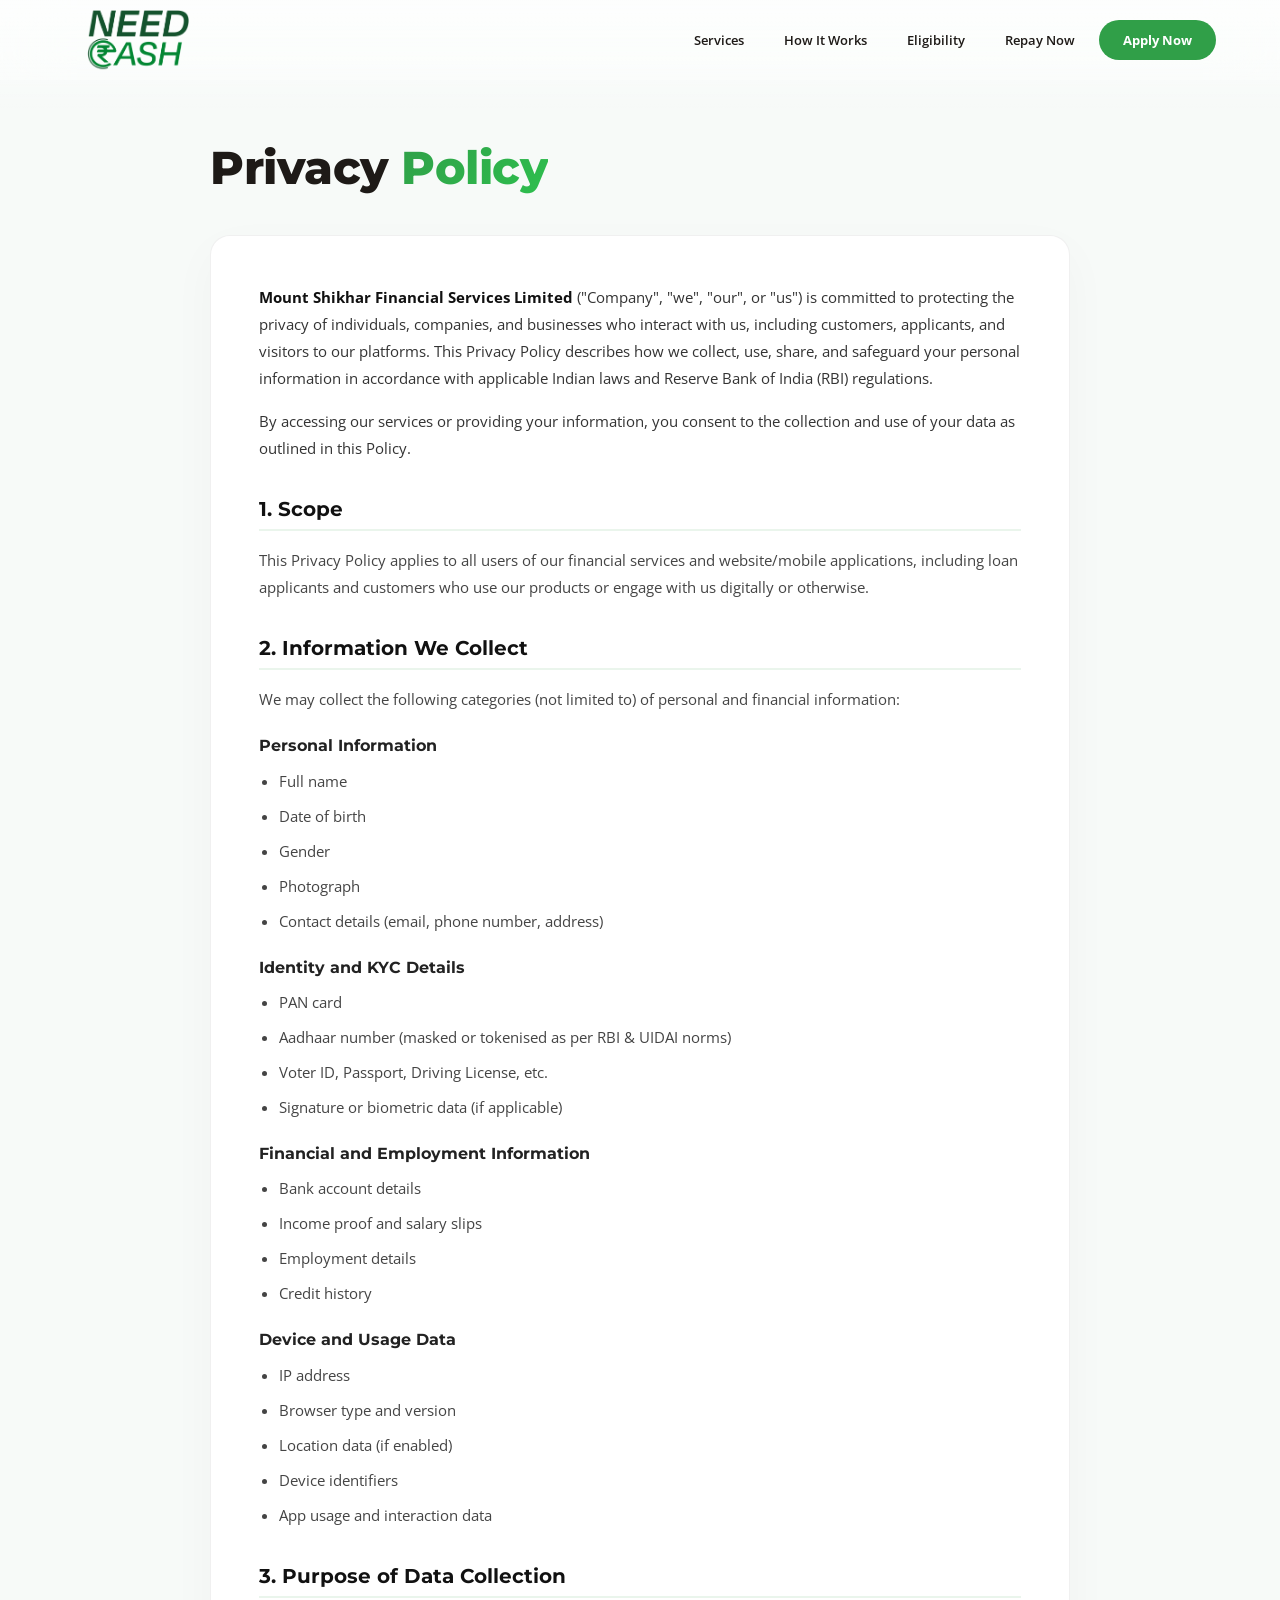
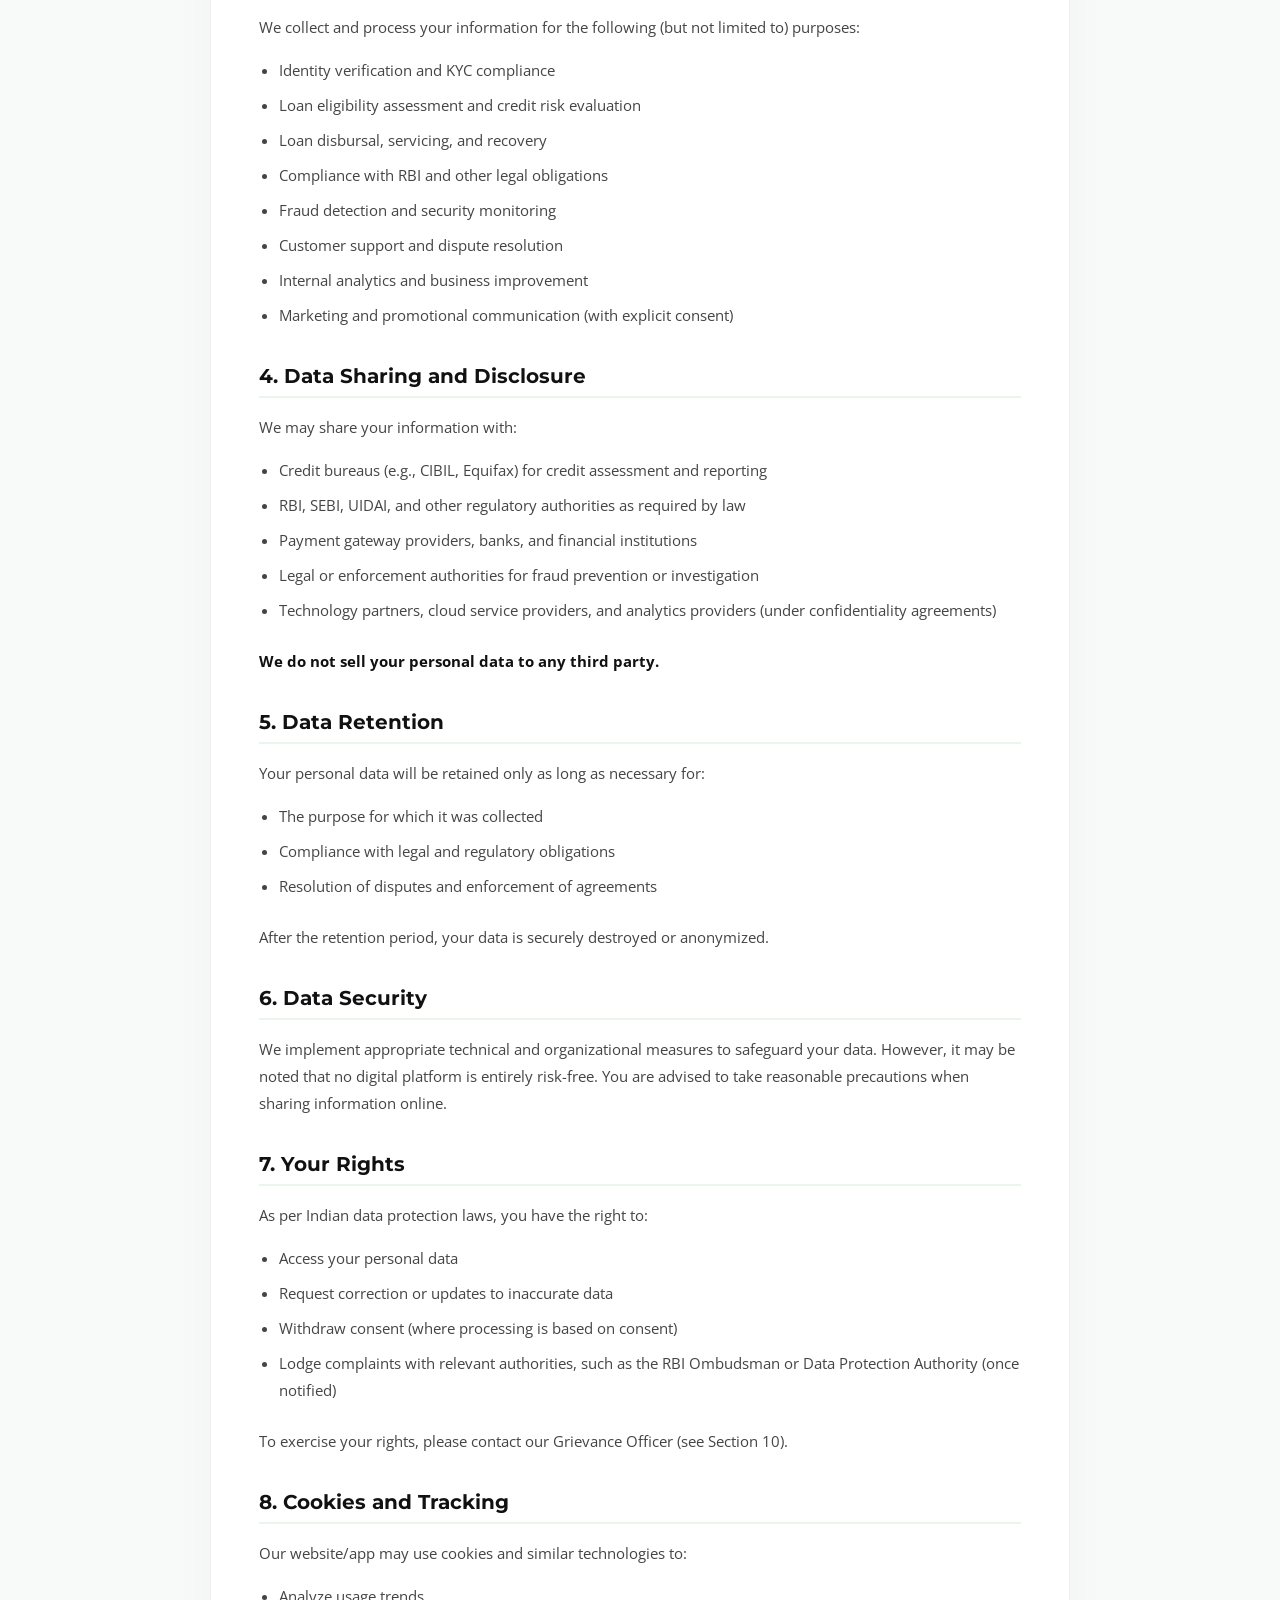
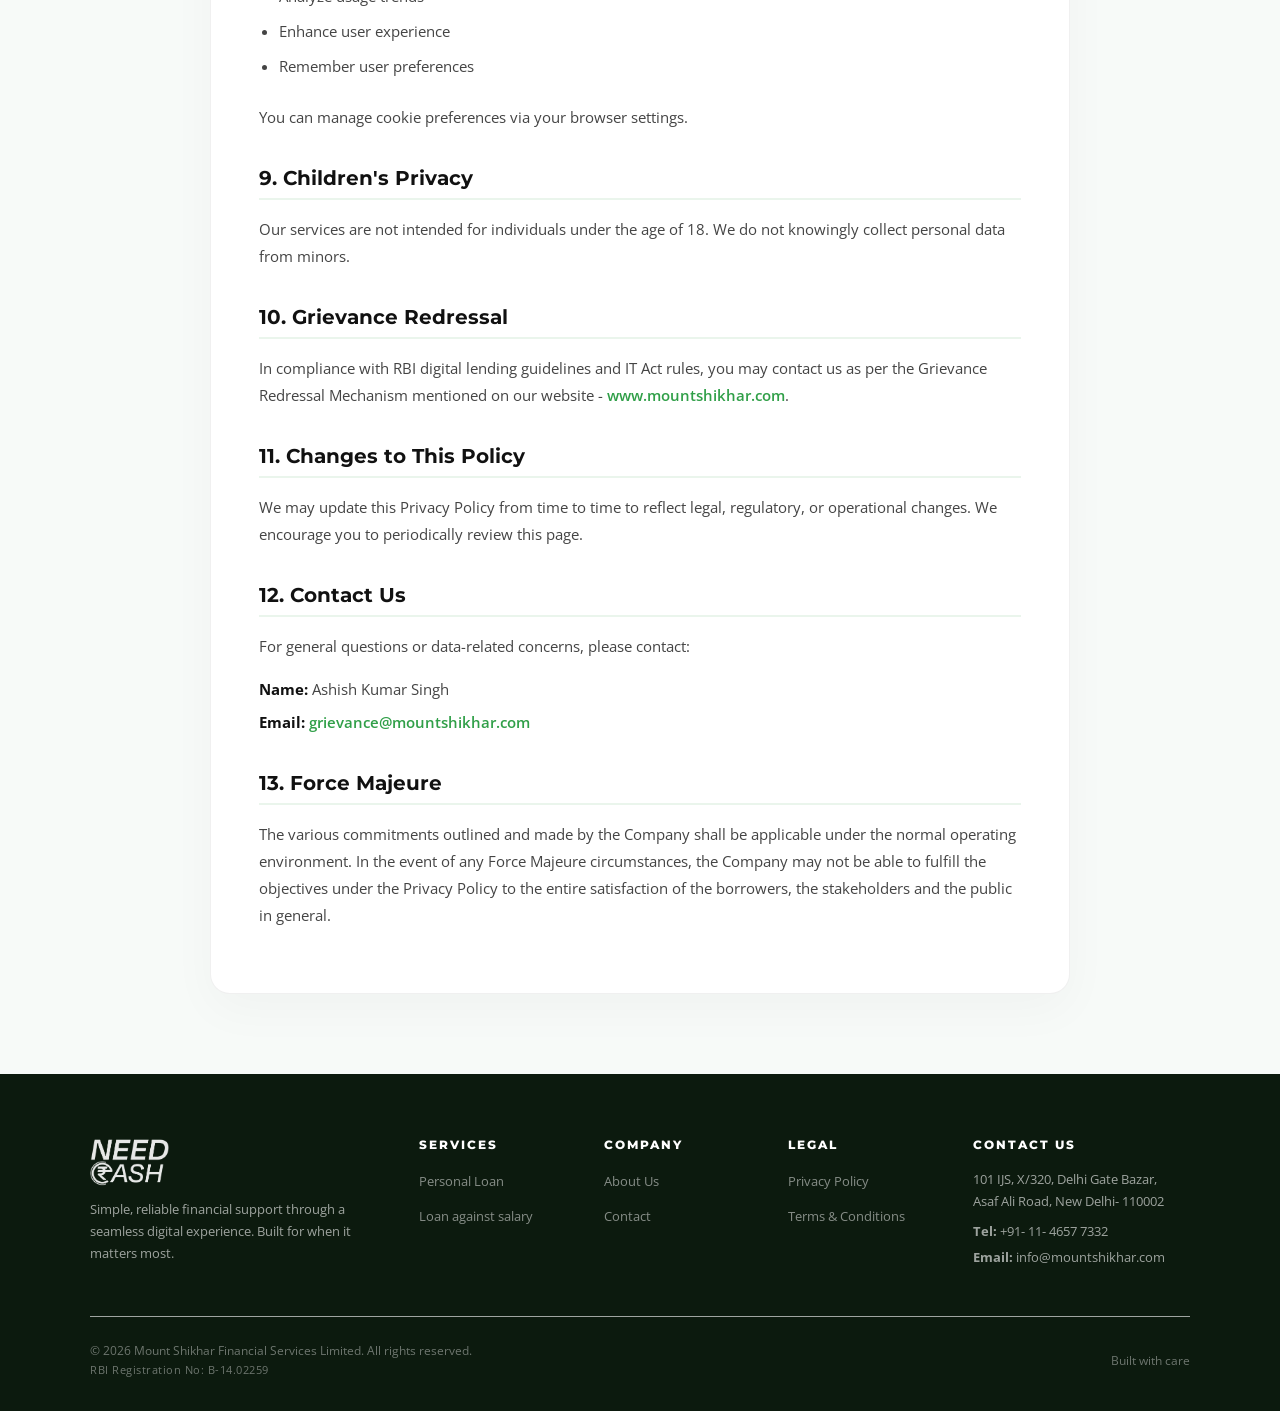
<file: privacy.html>
<!DOCTYPE html>
<html lang="en">

<head>
  <meta charset="UTF-8">
  <meta name="viewport" content="width=device-width, initial-scale=1.0">
  <title>Privacy Policy — Need Cash</title>
  <meta name="description" content="Privacy Policy for NeedCash by Mount Shikhar Financial Services Limited.">
  <meta name="author" content="Mount Shikhar Financial Services Limited">
  <meta name="robots" content="index, follow">
  <meta name="theme-color" content="#309f48">
  <link rel="icon" type="image/png" href="assets/Need%20Cash%20Logo%20WHite_.png">
  <link
    href="https://fonts.googleapis.com/css2?family=Montserrat:wght@500;600;700;800;900&family=Open+Sans:wght@400;500;600;700&display=swap"
    rel="stylesheet">
  <link rel="stylesheet" href="css/styles.css">
  <style>
    .privacy-card h3 {
      font-family: 'Montserrat', sans-serif;
      font-size: 20px;
      font-weight: 700;
      color: #111;
      margin-top: 36px;
      margin-bottom: 16px;
      border-bottom: 2px solid rgba(48, 159, 72, 0.1);
      padding-bottom: 8px;
    }

    .privacy-card h4 {
      font-family: 'Montserrat', sans-serif;
      font-size: 16px;
      font-weight: 700;
      color: #222;
      margin-top: 24px;
      margin-bottom: 12px;
    }

    .privacy-card p {
      margin-bottom: 16px;
      font-size: 15px;
    }

    .privacy-card ul {
      margin-bottom: 24px;
      padding-left: 20px;
    }

    .privacy-card li {
      margin-bottom: 8px;
      font-size: 15px;
      list-style-type: disc;
    }

    .privacy-card strong {
      color: #111;
    }

    .privacy-intro {
      font-size: 16px;
      color: #333;
      margin-bottom: 28px;
    }

    @media (max-width: 768px) {
      .privacy-card {
        padding: 24px !important;
      }
    }
  </style>
</head>

<body>

  <!-- CURSOR GLOW -->
  <div class="cursor-glow" id="cursorGlow"></div>

  <!-- NAV -->
  <nav id="navbar">
    <a href="index.html" class="nav-logo" style="display: flex; align-items: center;">
      <img src="assets/Need Cash Logo File.png" alt="Need Cash Logo">
    </a>
    <div class="nav-links">
      <a href="index.html#services">Services</a>
      <a href="index.html#how-it-works">How It Works</a>
      <a href="index.html#eligibility">Eligibility</a>
      <a href="index.html#repay">Repay Now</a>
      <a href="https://needcash.roopya.money/customer/personal_loan/61c43a84e7f2a501ca3774c8981bec5dbc06c0dcee00739de817bceabe5218b7/7f23c8044edb0fb54c1c5ca56fbf5ef370fa626b66a6e3e90fc9c2ef1bc865ff?jrnyTyp=J10"
        class="nav-cta" target="_blank" rel="noopener">Apply Now</a>
    </div>
    <button class="mobile-menu-btn" onclick="document.getElementById('mobileNav').classList.add('open')">
      <svg viewBox="0 0 24 24" fill="none" stroke="currentColor" stroke-width="2">
        <line x1="4" y1="7" x2="20" y2="7" />
        <line x1="4" y1="12" x2="20" y2="12" />
        <line x1="4" y1="17" x2="20" y2="17" />
      </svg>
    </button>
  </nav>

  <!-- MOBILE NAV -->
  <div class="mobile-nav" id="mobileNav" onclick="if(event.target===this)this.classList.remove('open')">
    <div class="mobile-nav-inner">
      <button class="mobile-close" onclick="document.getElementById('mobileNav').classList.remove('open')">✕</button>
      <a href="index.html#services" onclick="document.getElementById('mobileNav').classList.remove('open')">Services</a>
      <a href="index.html#how-it-works" onclick="document.getElementById('mobileNav').classList.remove('open')">How It
        Works</a>
      <a href="index.html#eligibility"
        onclick="document.getElementById('mobileNav').classList.remove('open')">Eligibility</a>
      <a href="index.html#repay" onclick="document.getElementById('mobileNav').classList.remove('open')">Repay Now</a>
      <a href="https://needcash.roopya.money/customer/personal_loan/61c43a84e7f2a501ca3774c8981bec5dbc06c0dcee00739de817bceabe5218b7/7f23c8044edb0fb54c1c5ca56fbf5ef370fa626b66a6e3e90fc9c2ef1bc865ff?jrnyTyp=J10"
        class="nav-cta" target="_blank" rel="noopener">Apply Now</a>
    </div>
  </div>

  <!-- PRIVACY POLICY CONTENT -->
  <section
    style="padding: 140px 0 80px 0; min-height: 80vh; background: var(--bg-cream); position: relative; overflow: hidden;">
    <div class="blob blob-1"></div>
    <div class="blob blob-2"></div>
    <div class="section-inner"
      style="max-width: 900px; margin: 0 auto; position: relative; z-index: 2; padding: 0 20px;">
      <h1 class="section-title"
        style="text-align: left; margin-bottom: 40px; font-size: clamp(32px, 5vw, 46px); line-height: 1.2;">Privacy
        <span class="highlight">Policy</span>
      </h1>

      <div class="privacy-card"
        style="background: var(--white); padding: 48px; border-radius: var(--radius); border: 1px solid rgba(0, 0, 0, 0.06); box-shadow: 0 16px 48px rgba(0, 0, 0, 0.03); line-height: 1.8; color: #444; font-family: 'Open Sans', sans-serif;">
        <p class="privacy-intro"><strong>Mount Shikhar Financial Services Limited</strong> ("Company", "we", "our", or
          "us") is committed to protecting the privacy of individuals, companies, and businesses who interact with us,
          including customers, applicants, and visitors to our platforms. This Privacy Policy describes how we collect,
          use, share, and safeguard your personal information in accordance with applicable Indian laws and Reserve Bank
          of India (RBI) regulations.</p>
        <p class="privacy-intro">By accessing our services or providing your information, you consent to the collection
          and use of your data as outlined in this Policy.</p>

        <h3>1. Scope</h3>
        <p>This Privacy Policy applies to all users of our financial services and website/mobile applications, including
          loan applicants and customers who use our products or engage with us digitally or otherwise.</p>

        <h3>2. Information We Collect</h3>
        <p>We may collect the following categories (not limited to) of personal and financial information:</p>

        <h4>Personal Information</h4>
        <ul>
          <li>Full name</li>
          <li>Date of birth</li>
          <li>Gender</li>
          <li>Photograph</li>
          <li>Contact details (email, phone number, address)</li>
        </ul>

        <h4>Identity and KYC Details</h4>
        <ul>
          <li>PAN card</li>
          <li>Aadhaar number (masked or tokenised as per RBI & UIDAI norms)</li>
          <li>Voter ID, Passport, Driving License, etc.</li>
          <li>Signature or biometric data (if applicable)</li>
        </ul>

        <h4>Financial and Employment Information</h4>
        <ul>
          <li>Bank account details</li>
          <li>Income proof and salary slips</li>
          <li>Employment details</li>
          <li>Credit history</li>
        </ul>

        <h4>Device and Usage Data</h4>
        <ul>
          <li>IP address</li>
          <li>Browser type and version</li>
          <li>Location data (if enabled)</li>
          <li>Device identifiers</li>
          <li>App usage and interaction data</li>
        </ul>

        <h3>3. Purpose of Data Collection</h3>
        <p>We collect and process your information for the following (but not limited to) purposes:</p>
        <ul>
          <li>Identity verification and KYC compliance</li>
          <li>Loan eligibility assessment and credit risk evaluation</li>
          <li>Loan disbursal, servicing, and recovery</li>
          <li>Compliance with RBI and other legal obligations</li>
          <li>Fraud detection and security monitoring</li>
          <li>Customer support and dispute resolution</li>
          <li>Internal analytics and business improvement</li>
          <li>Marketing and promotional communication (with explicit consent)</li>
        </ul>

        <h3>4. Data Sharing and Disclosure</h3>
        <p>We may share your information with:</p>
        <ul>
          <li>Credit bureaus (e.g., CIBIL, Equifax) for credit assessment and reporting</li>
          <li>RBI, SEBI, UIDAI, and other regulatory authorities as required by law</li>
          <li>Payment gateway providers, banks, and financial institutions</li>
          <li>Legal or enforcement authorities for fraud prevention or investigation</li>
          <li>Technology partners, cloud service providers, and analytics providers (under confidentiality agreements)
          </li>
        </ul>
        <p><strong>We do not sell your personal data to any third party.</strong></p>

        <h3>5. Data Retention</h3>
        <p>Your personal data will be retained only as long as necessary for:</p>
        <ul>
          <li>The purpose for which it was collected</li>
          <li>Compliance with legal and regulatory obligations</li>
          <li>Resolution of disputes and enforcement of agreements</li>
        </ul>
        <p>After the retention period, your data is securely destroyed or anonymized.</p>

        <h3>6. Data Security</h3>
        <p>We implement appropriate technical and organizational measures to safeguard your data. However, it may be
          noted that no digital platform is entirely risk-free. You are advised to take reasonable precautions when
          sharing information online.</p>

        <h3>7. Your Rights</h3>
        <p>As per Indian data protection laws, you have the right to:</p>
        <ul>
          <li>Access your personal data</li>
          <li>Request correction or updates to inaccurate data</li>
          <li>Withdraw consent (where processing is based on consent)</li>
          <li>Lodge complaints with relevant authorities, such as the RBI Ombudsman or Data Protection Authority (once
            notified)</li>
        </ul>
        <p>To exercise your rights, please contact our Grievance Officer (see Section 10).</p>

        <h3>8. Cookies and Tracking</h3>
        <p>Our website/app may use cookies and similar technologies to:</p>
        <ul>
          <li>Analyze usage trends</li>
          <li>Enhance user experience</li>
          <li>Remember user preferences</li>
        </ul>
        <p>You can manage cookie preferences via your browser settings.</p>

        <h3>9. Children's Privacy</h3>
        <p>Our services are not intended for individuals under the age of 18. We do not knowingly collect personal data
          from minors.</p>

        <h3>10. Grievance Redressal</h3>
        <p>In compliance with RBI digital lending guidelines and IT Act rules, you may contact us as per the Grievance
          Redressal Mechanism mentioned on our website - <a href="https://www.mountshikhar.com" target="_blank"
            rel="noopener"
            style="color: var(--green-primary); font-weight: 600; text-decoration: none;">www.mountshikhar.com</a>.</p>

        <h3>11. Changes to This Policy</h3>
        <p>We may update this Privacy Policy from time to time to reflect legal, regulatory, or operational changes. We
          encourage you to periodically review this page.</p>

        <h3>12. Contact Us</h3>
        <p>For general questions or data-related concerns, please contact:</p>
        <p style="margin-bottom: 6px;"><strong>Name:</strong> Ashish Kumar Singh</p>
        <p><strong>Email:</strong> <a href="mailto:grievance@mountshikhar.com"
            style="color: var(--green-primary); font-weight: 600; text-decoration: none;">grievance@mountshikhar.com</a>
        </p>

        <h3>13. Force Majeure</h3>
        <p>The various commitments outlined and made by the Company shall be applicable under the normal operating
          environment. In the event of any Force Majeure circumstances, the Company may not be able to fulfill the
          objectives under the Privacy Policy to the entire satisfaction of the borrowers, the stakeholders and the
          public in general.</p>
      </div>
    </div>
  </section>

  <!-- FOOTER -->
  <footer>
    <div class="footer-inner">
      <div class="footer-grid">
        <div>
          <div class="footer-logo">
            <img src="assets/Need Cash Logo WHite_.png" alt="Need Cash Logo">
          </div>
          <p style="max-width:280px;margin-top:8px;">Simple, reliable financial support through a seamless digital
            experience. Built for when it matters most.</p>
        </div>
        <div>
          <h5>Services</h5>
          <ul class="footer-links">
            <li><a href="index.html#services">Personal Loan</a></li>
            <li><a href="index.html#services">Loan against salary</a></li>
          </ul>
        </div>
        <div>
          <h5>Company</h5>
          <ul class="footer-links">
            <li><a href="index.html#how-it-works">About Us</a></li>
            <li><a href="index.html#contact-info">Contact</a></li>
          </ul>
        </div>
        <div>
          <h5>Legal</h5>
          <ul class="footer-links">
            <li><a href="privacy.html">Privacy Policy</a></li>
            <li><a href="terms.html">Terms & Conditions</a></li>
          </ul>
        </div>
        <div>
          <h5>Contact Us</h5>
          <p style="margin-top: 8px;">
            101 IJS, X/320, Delhi Gate Bazar,<br>Asaf Ali Road, New Delhi- 110002
          </p>
          <p style="margin-top: 8px;">
            <strong>Tel:</strong> <a href="tel:+911146577332" style="color: inherit; text-decoration: none; transition: color 0.2s;" onmouseover="this.style.color='#ffffff'" onmouseout="this.style.color='inherit'">+91- 11- 4657 7332</a>
          </p>
          <p style="margin-top: 4px;">
            <strong>Email:</strong> <a href="mailto:info@mountshikhar.com" style="color: inherit; text-decoration: none; transition: color 0.2s;" onmouseover="this.style.color='#ffffff'" onmouseout="this.style.color='inherit'">info@mountshikhar.com</a>
          </p>
        </div>
      </div>
      <div class="footer-bottom">
        <div style="text-align: left; line-height: 1.6;">
          <span>© 2026 Mount Shikhar Financial Services Limited. All rights reserved.</span>
          <br>
          <span style=" font-size: 11px; letter-spacing: 0.5px;">RBI Registration No: B-14.02259</span>
        </div>
        <span>Built with care</span>
      </div>
    </div>
  </footer>

  <script src="js/script.js"></script>
</body>

</html>
</file>
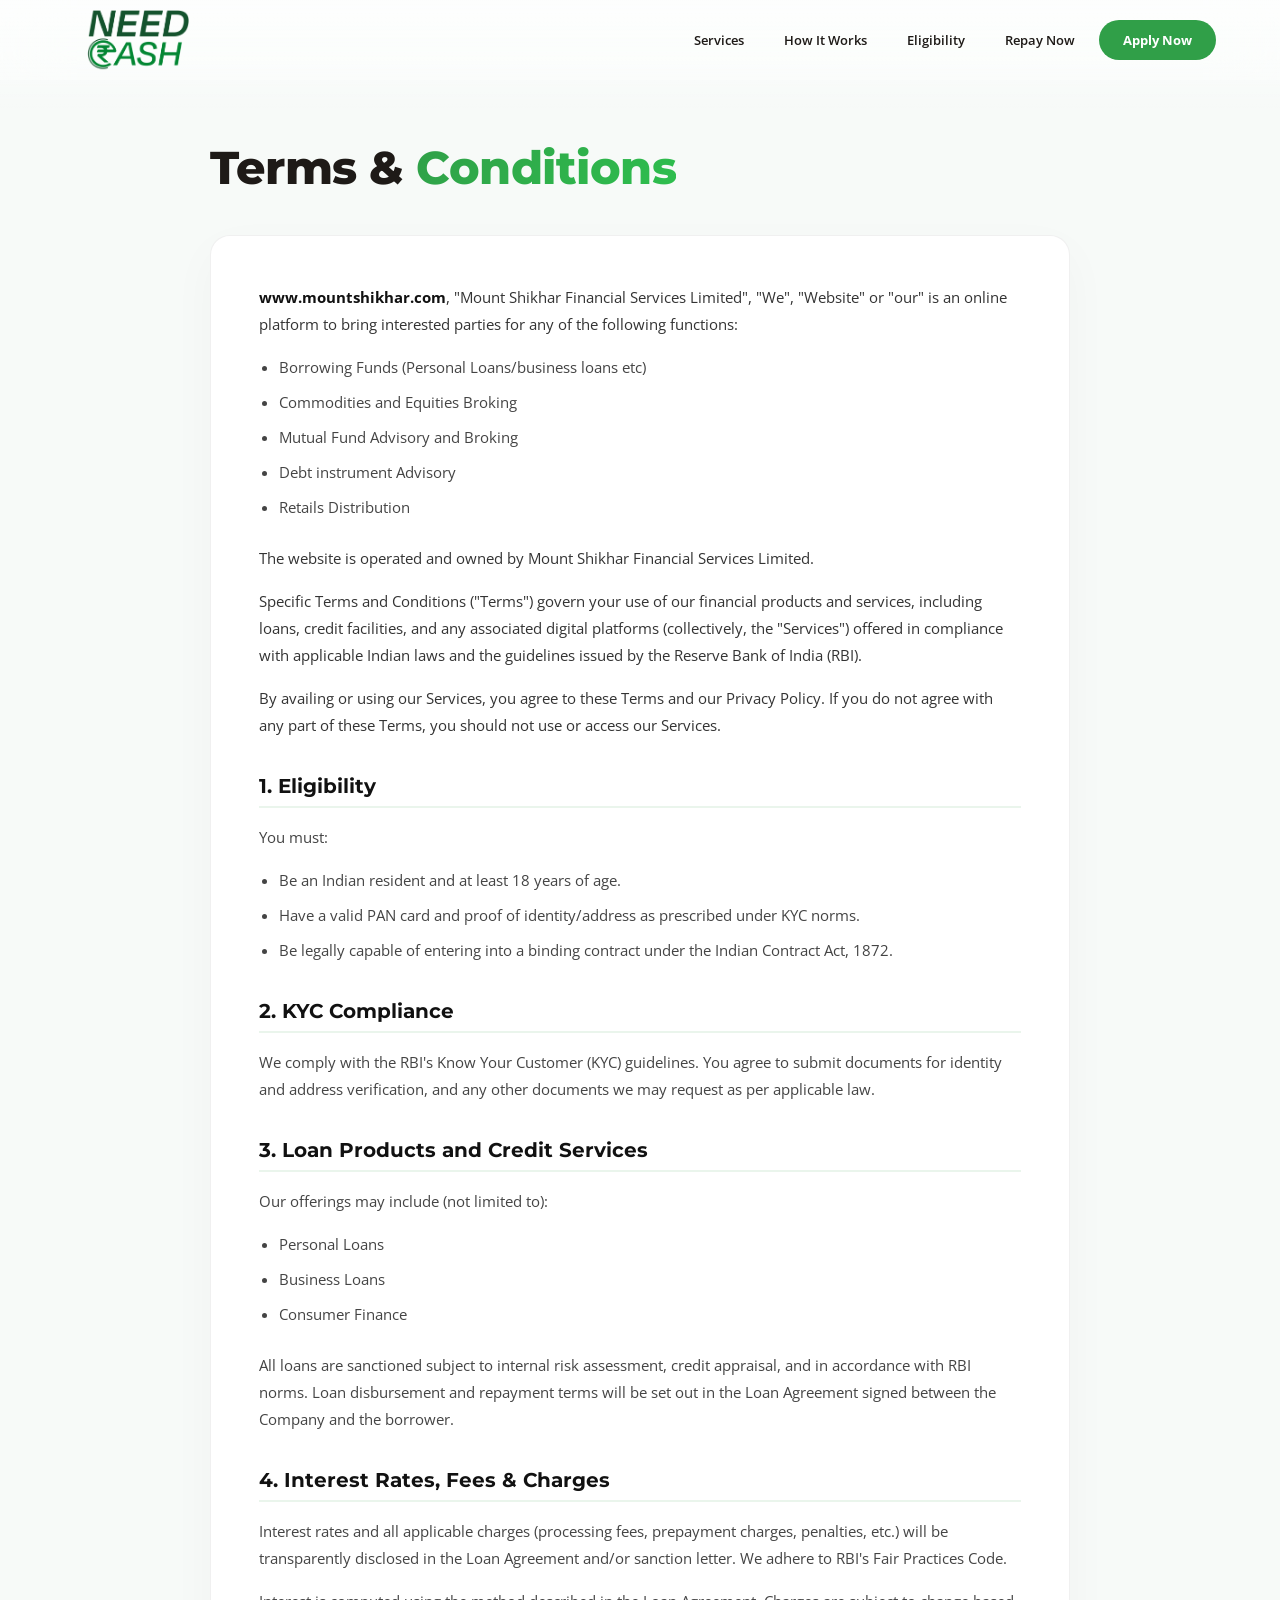
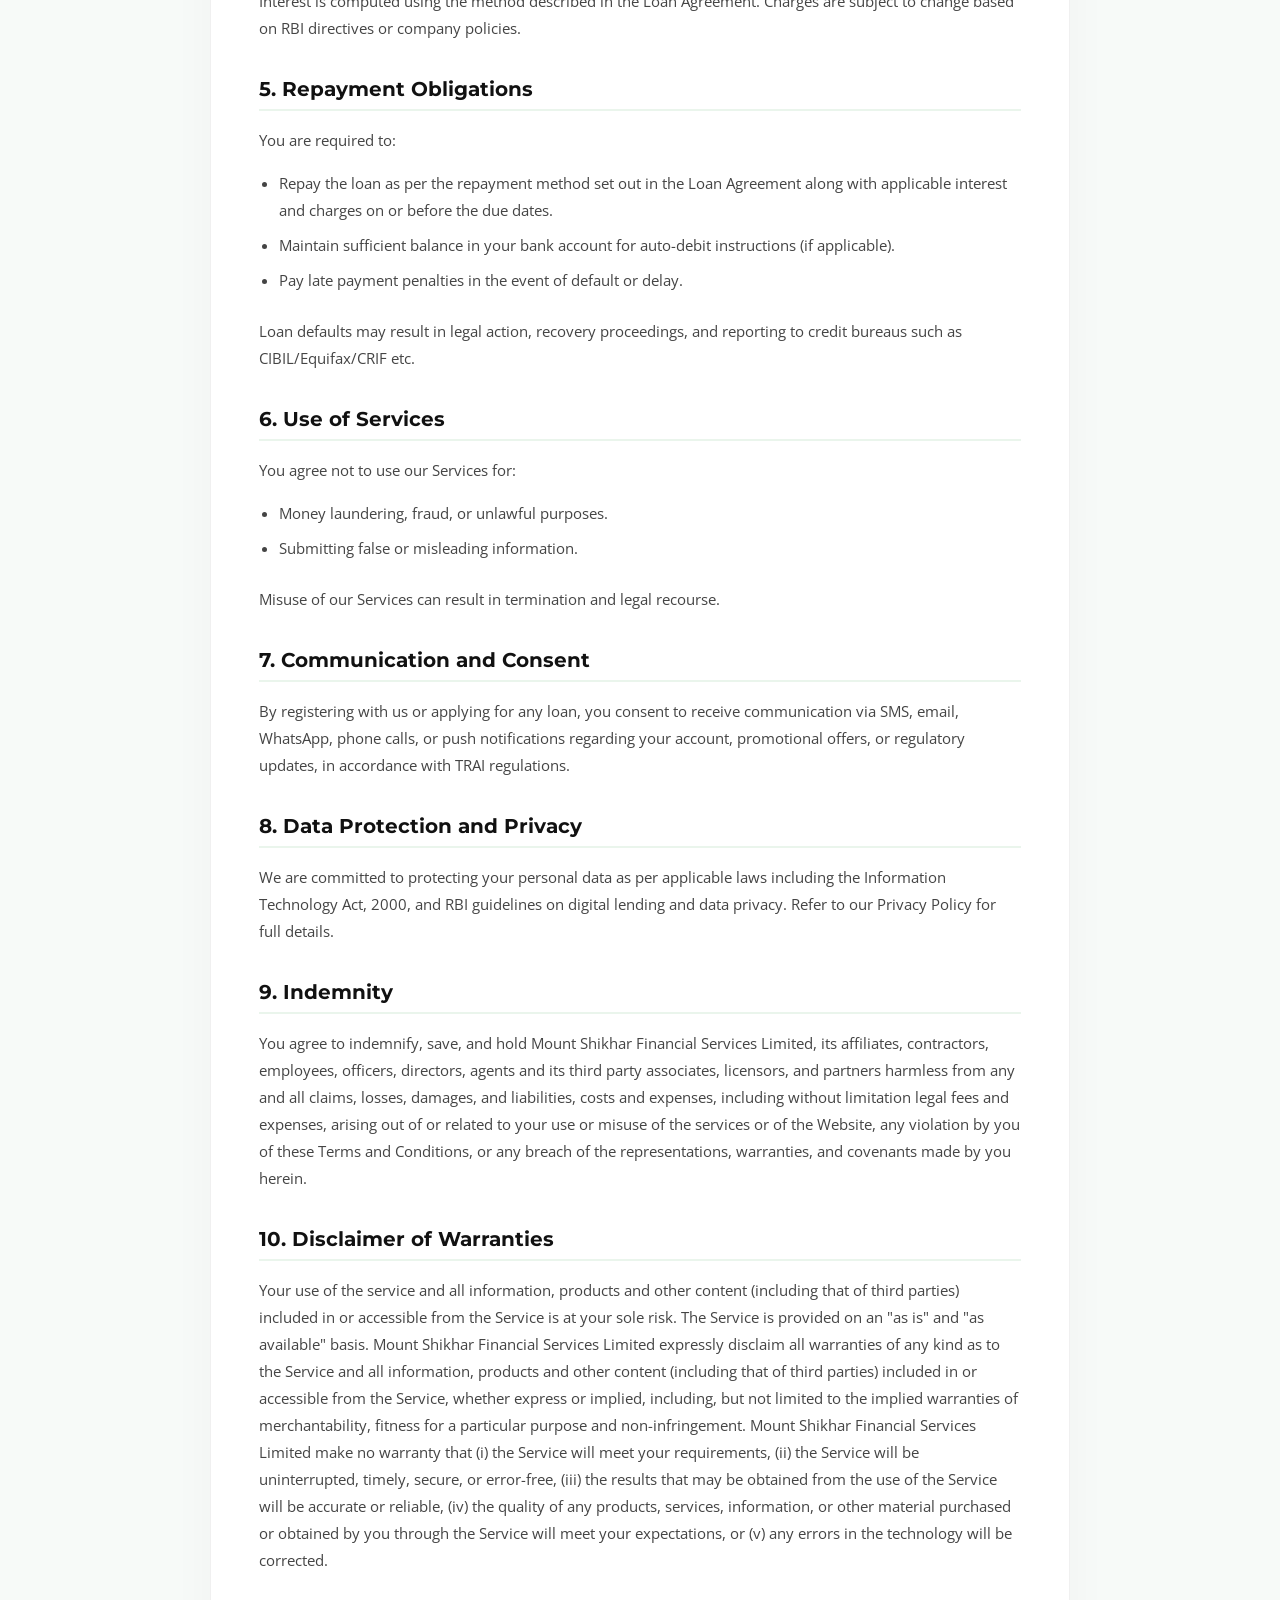
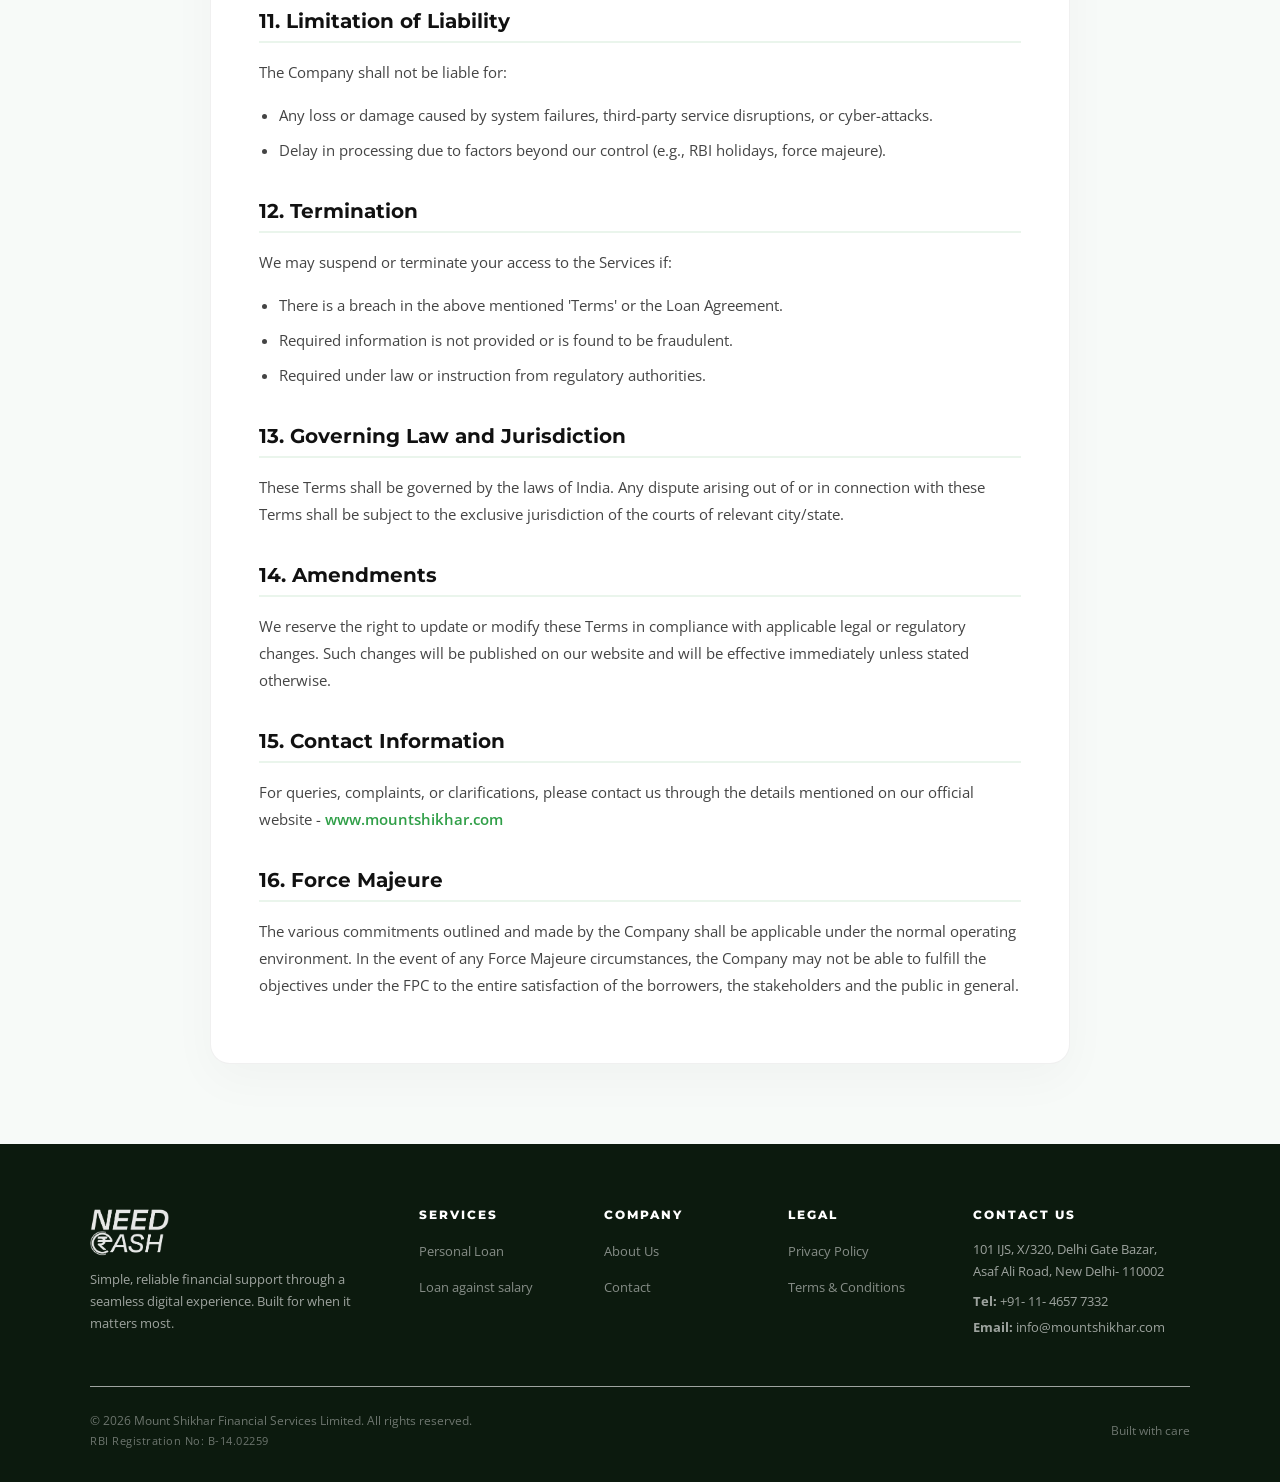
<file: terms.html>
<!DOCTYPE html>
<html lang="en">

<head>
  <meta charset="UTF-8">
  <meta name="viewport" content="width=device-width, initial-scale=1.0">
  <title>Terms & Conditions — Need Cash</title>
  <meta name="description" content="Terms & Conditions for NeedCash by Mount Shikhar Financial Services Limited.">
  <meta name="author" content="Mount Shikhar Financial Services Limited">
  <meta name="robots" content="index, follow">
  <meta name="theme-color" content="#309f48">
  <link rel="icon" type="image/png" href="assets/Need%20Cash%20Logo%20WHite_.png">
  <link
    href="https://fonts.googleapis.com/css2?family=Montserrat:wght@500;600;700;800;900&family=Open+Sans:wght@400;500;600;700&display=swap"
    rel="stylesheet">
  <link rel="stylesheet" href="css/styles.css">
  <style>
    .privacy-card h3 {
      font-family: 'Montserrat', sans-serif;
      font-size: 20px;
      font-weight: 700;
      color: #111;
      margin-top: 36px;
      margin-bottom: 16px;
      border-bottom: 2px solid rgba(48, 159, 72, 0.1);
      padding-bottom: 8px;
    }

    .privacy-card h4 {
      font-family: 'Montserrat', sans-serif;
      font-size: 16px;
      font-weight: 700;
      color: #222;
      margin-top: 24px;
      margin-bottom: 12px;
    }

    .privacy-card p {
      margin-bottom: 16px;
      font-size: 15px;
    }

    .privacy-card ul {
      margin-bottom: 24px;
      padding-left: 20px;
    }

    .privacy-card li {
      margin-bottom: 8px;
      font-size: 15px;
      list-style-type: disc;
    }

    .privacy-card strong {
      color: #111;
    }

    .privacy-intro {
      font-size: 16px;
      color: #333;
      margin-bottom: 28px;
    }

    @media (max-width: 768px) {
      .privacy-card {
        padding: 24px !important;
      }
    }
  </style>
</head>

<body>

  <!-- CURSOR GLOW -->
  <div class="cursor-glow" id="cursorGlow"></div>

  <!-- NAV -->
  <nav id="navbar">
    <a href="index.html" class="nav-logo" style="display: flex; align-items: center;">
      <img src="assets/Need Cash Logo File.png" alt="Need Cash Logo">
    </a>
    <div class="nav-links">
      <a href="index.html#services">Services</a>
      <a href="index.html#how-it-works">How It Works</a>
      <a href="index.html#eligibility">Eligibility</a>
      <a href="index.html#repay">Repay Now</a>
      <a href="https://needcash.roopya.money/customer/personal_loan/61c43a84e7f2a501ca3774c8981bec5dbc06c0dcee00739de817bceabe5218b7/7f23c8044edb0fb54c1c5ca56fbf5ef370fa626b66a6e3e90fc9c2ef1bc865ff?jrnyTyp=J10"
        class="nav-cta" target="_blank" rel="noopener">Apply Now</a>
    </div>
    <button class="mobile-menu-btn" onclick="document.getElementById('mobileNav').classList.add('open')">
      <svg viewBox="0 0 24 24" fill="none" stroke="currentColor" stroke-width="2">
        <line x1="4" y1="7" x2="20" y2="7" />
        <line x1="4" y1="12" x2="20" y2="12" />
        <line x1="4" y1="17" x2="20" y2="17" />
      </svg>
    </button>
  </nav>

  <!-- MOBILE NAV -->
  <div class="mobile-nav" id="mobileNav" onclick="if(event.target===this)this.classList.remove('open')">
    <div class="mobile-nav-inner">
      <button class="mobile-close" onclick="document.getElementById('mobileNav').classList.remove('open')">✕</button>
      <a href="index.html#services" onclick="document.getElementById('mobileNav').classList.remove('open')">Services</a>
      <a href="index.html#how-it-works" onclick="document.getElementById('mobileNav').classList.remove('open')">How It
        Works</a>
      <a href="index.html#eligibility"
        onclick="document.getElementById('mobileNav').classList.remove('open')">Eligibility</a>
      <a href="index.html#repay" onclick="document.getElementById('mobileNav').classList.remove('open')">Repay Now</a>
      <a href="https://needcash.roopya.money/customer/personal_loan/61c43a84e7f2a501ca3774c8981bec5dbc06c0dcee00739de817bceabe5218b7/7f23c8044edb0fb54c1c5ca56fbf5ef370fa626b66a6e3e90fc9c2ef1bc865ff?jrnyTyp=J10"
        class="nav-cta" target="_blank" rel="noopener">Apply Now</a>
    </div>
  </div>

  <!-- TERMS & CONDITIONS CONTENT -->
  <section
    style="padding: 140px 0 80px 0; min-height: 80vh; background: var(--bg-cream); position: relative; overflow: hidden;">
    <div class="blob blob-1"></div>
    <div class="blob blob-2"></div>
    <div class="section-inner"
      style="max-width: 900px; margin: 0 auto; position: relative; z-index: 2; padding: 0 20px;">
      <h1 class="section-title"
        style="text-align: left; margin-bottom: 40px; font-size: clamp(32px, 5vw, 46px); line-height: 1.2;">Terms &
        <span class="highlight">Conditions</span></h1>

      <div class="privacy-card"
        style="background: var(--white); padding: 48px; border-radius: var(--radius); border: 1px solid rgba(0, 0, 0, 0.06); box-shadow: 0 16px 48px rgba(0, 0, 0, 0.03); line-height: 1.8; color: #444; font-family: 'Open Sans', sans-serif;">
        <p class="privacy-intro"><strong>www.mountshikhar.com</strong>, "Mount Shikhar Financial Services Limited",
          "We", "Website" or "our" is an online platform to bring interested parties for any of the following functions:
        </p>
        <ul>
          <li>Borrowing Funds (Personal Loans/business loans etc)</li>
          <li>Commodities and Equities Broking</li>
          <li>Mutual Fund Advisory and Broking</li>
          <li>Debt instrument Advisory</li>
          <li>Retails Distribution</li>
        </ul>
        <p class="privacy-intro">The website is operated and owned by Mount Shikhar Financial Services Limited.</p>
        <p class="privacy-intro">Specific Terms and Conditions ("Terms") govern your use of our financial products and
          services, including loans, credit facilities, and any associated digital platforms (collectively, the
          "Services") offered in compliance with applicable Indian laws and the guidelines issued by the Reserve Bank of
          India (RBI).</p>
        <p class="privacy-intro">By availing or using our Services, you agree to these Terms and our Privacy Policy. If
          you do not agree with any part of these Terms, you should not use or access our Services.</p>

        <h3>1. Eligibility</h3>
        <p>You must:</p>
        <ul>
          <li>Be an Indian resident and at least 18 years of age.</li>
          <li>Have a valid PAN card and proof of identity/address as prescribed under KYC norms.</li>
          <li>Be legally capable of entering into a binding contract under the Indian Contract Act, 1872.</li>
        </ul>

        <h3>2. KYC Compliance</h3>
        <p>We comply with the RBI's Know Your Customer (KYC) guidelines. You agree to submit documents for identity and
          address verification, and any other documents we may request as per applicable law.</p>

        <h3>3. Loan Products and Credit Services</h3>
        <p>Our offerings may include (not limited to):</p>
        <ul>
          <li>Personal Loans</li>
          <li>Business Loans</li>
          <li>Consumer Finance</li>
        </ul>
        <p>All loans are sanctioned subject to internal risk assessment, credit appraisal, and in accordance with RBI
          norms. Loan disbursement and repayment terms will be set out in the Loan Agreement signed between the Company
          and the borrower.</p>

        <h3>4. Interest Rates, Fees & Charges</h3>
        <p>Interest rates and all applicable charges (processing fees, prepayment charges, penalties, etc.) will be
          transparently disclosed in the Loan Agreement and/or sanction letter. We adhere to RBI's Fair Practices Code.
        </p>
        <p>Interest is computed using the method described in the Loan Agreement. Charges are subject to change based on
          RBI directives or company policies.</p>

        <h3>5. Repayment Obligations</h3>
        <p>You are required to:</p>
        <ul>
          <li>Repay the loan as per the repayment method set out in the Loan Agreement along with applicable interest
            and charges on or before the due dates.</li>
          <li>Maintain sufficient balance in your bank account for auto-debit instructions (if applicable).</li>
          <li>Pay late payment penalties in the event of default or delay.</li>
        </ul>
        <p>Loan defaults may result in legal action, recovery proceedings, and reporting to credit bureaus such as
          CIBIL/Equifax/CRIF etc.</p>

        <h3>6. Use of Services</h3>
        <p>You agree not to use our Services for:</p>
        <ul>
          <li>Money laundering, fraud, or unlawful purposes.</li>
          <li>Submitting false or misleading information.</li>
        </ul>
        <p>Misuse of our Services can result in termination and legal recourse.</p>

        <h3>7. Communication and Consent</h3>
        <p>By registering with us or applying for any loan, you consent to receive communication via SMS, email,
          WhatsApp, phone calls, or push notifications regarding your account, promotional offers, or regulatory
          updates, in accordance with TRAI regulations.</p>

        <h3>8. Data Protection and Privacy</h3>
        <p>We are committed to protecting your personal data as per applicable laws including the Information Technology
          Act, 2000, and RBI guidelines on digital lending and data privacy. Refer to our Privacy Policy for full
          details.</p>

        <h3>9. Indemnity</h3>
        <p>You agree to indemnify, save, and hold Mount Shikhar Financial Services Limited, its affiliates, contractors,
          employees, officers, directors, agents and its third party associates, licensors, and partners harmless from
          any and all claims, losses, damages, and liabilities, costs and expenses, including without limitation legal
          fees and expenses, arising out of or related to your use or misuse of the services or of the Website, any
          violation by you of these Terms and Conditions, or any breach of the representations, warranties, and
          covenants made by you herein.</p>

        <h3>10. Disclaimer of Warranties</h3>
        <p>Your use of the service and all information, products and other content (including that of third parties)
          included in or accessible from the Service is at your sole risk. The Service is provided on an "as is" and "as
          available" basis. Mount Shikhar Financial Services Limited expressly disclaim all warranties of any kind as to
          the Service and all information, products and other content (including that of third parties) included in or
          accessible from the Service, whether express or implied, including, but not limited to the implied warranties
          of merchantability, fitness for a particular purpose and non-infringement. Mount Shikhar Financial Services
          Limited make no warranty that (i) the Service will meet your requirements, (ii) the Service will be
          uninterrupted, timely, secure, or error-free, (iii) the results that may be obtained from the use of the
          Service will be accurate or reliable, (iv) the quality of any products, services, information, or other
          material purchased or obtained by you through the Service will meet your expectations, or (v) any errors in
          the technology will be corrected.</p>

        <h3>11. Limitation of Liability</h3>
        <p>The Company shall not be liable for:</p>
        <ul>
          <li>Any loss or damage caused by system failures, third-party service disruptions, or cyber-attacks.</li>
          <li>Delay in processing due to factors beyond our control (e.g., RBI holidays, force majeure).</li>
        </ul>

        <h3>12. Termination</h3>
        <p>We may suspend or terminate your access to the Services if:</p>
        <ul>
          <li>There is a breach in the above mentioned 'Terms' or the Loan Agreement.</li>
          <li>Required information is not provided or is found to be fraudulent.</li>
          <li>Required under law or instruction from regulatory authorities.</li>
        </ul>

        <h3>13. Governing Law and Jurisdiction</h3>
        <p>These Terms shall be governed by the laws of India. Any dispute arising out of or in connection with these
          Terms shall be subject to the exclusive jurisdiction of the courts of relevant city/state.</p>

        <h3>14. Amendments</h3>
        <p>We reserve the right to update or modify these Terms in compliance with applicable legal or regulatory
          changes. Such changes will be published on our website and will be effective immediately unless stated
          otherwise.</p>

        <h3>15. Contact Information</h3>
        <p>For queries, complaints, or clarifications, please contact us through the details mentioned on our official
          website - <a href="https://www.mountshikhar.com" target="_blank" rel="noopener"
            style="color: var(--green-primary); font-weight: 600; text-decoration: none;">www.mountshikhar.com</a></p>

        <h3>16. Force Majeure</h3>
        <p>The various commitments outlined and made by the Company shall be applicable under the normal operating
          environment. In the event of any Force Majeure circumstances, the Company may not be able to fulfill the
          objectives under the FPC to the entire satisfaction of the borrowers, the stakeholders and the public in
          general.</p>
      </div>
    </div>
  </section>

  <!-- FOOTER -->
  <footer>
    <div class="footer-inner">
      <div class="footer-grid">
        <div>
          <div class="footer-logo">
            <img src="assets/Need Cash Logo WHite_.png" alt="Need Cash Logo">
          </div>
          <p style="max-width:280px;margin-top:8px;">Simple, reliable financial support through a seamless digital
            experience. Built for when it matters most.</p>
        </div>
        <div>
          <h5>Services</h5>
          <ul class="footer-links">
            <li><a href="index.html#services">Personal Loan</a></li>
            <li><a href="index.html#services">Loan against salary</a></li>
          </ul>
        </div>
        <div>
          <h5>Company</h5>
          <ul class="footer-links">
            <li><a href="index.html#how-it-works">About Us</a></li>
            <li><a href="index.html#contact-info">Contact</a></li>
          </ul>
        </div>
        <div>
          <h5>Legal</h5>
          <ul class="footer-links">
            <li><a href="privacy.html">Privacy Policy</a></li>
            <li><a href="terms.html">Terms & Conditions</a></li>
          </ul>
        </div>
        <div>
          <h5>Contact Us</h5>
          <p style="margin-top: 8px;">
            101 IJS, X/320, Delhi Gate Bazar,<br>Asaf Ali Road, New Delhi- 110002
          </p>
          <p style="margin-top: 8px;">
            <strong>Tel:</strong> <a href="tel:+911146577332" style="color: inherit; text-decoration: none; transition: color 0.2s;" onmouseover="this.style.color='#ffffff'" onmouseout="this.style.color='inherit'">+91- 11- 4657 7332</a>
          </p>
          <p style="margin-top: 4px;">
            <strong>Email:</strong> <a href="mailto:info@mountshikhar.com" style="color: inherit; text-decoration: none; transition: color 0.2s;" onmouseover="this.style.color='#ffffff'" onmouseout="this.style.color='inherit'">info@mountshikhar.com</a>
          </p>
        </div>
      </div>
      <div class="footer-bottom">
        <div style="text-align: left; line-height: 1.6;">
          <span>© 2026 Mount Shikhar Financial Services Limited. All rights reserved.</span>
          <br>
          <span style=" font-size: 11px; letter-spacing: 0.5px;">RBI Registration No: B-14.02259</span>
        </div>
        <span>Built with care</span>
      </div>
    </div>
  </footer>

  <script src="js/script.js"></script>
</body>

</html>
</file>
<file: css/styles.css>
*,
*::before,
*::after {
  margin: 0;
  padding: 0;
  box-sizing: border-box;
}

:root {
  --green-primary: #309f48;
  --green-cta: #2ebf4e;
  --green-dark: #118919;
  --green-light: #9ac8b2;
  --accent: #84cc16;
  --text: #1e1a17;
  --white: #ffffff;
  --bg-cream: #f7faf8;
  --bg-glass: rgba(255, 255, 255, 0.6);
  --radius: 20px;
  --radius-sm: 12px;
}

html {
  scroll-behavior: smooth;
}

body {
  font-family: 'Open Sans', sans-serif;
  color: var(--text);
  background: var(--white);
  line-height: 1.6;
  overflow-x: hidden;
}

h1,
h2,
h3,
h4,
h5 {
  font-family: 'Montserrat', sans-serif;
  font-weight: 800;
  line-height: 1.15;
}

/* REVEAL ANIMATIONS */
.reveal {
  opacity: 0;
  transform: translateY(40px);
  transition: opacity 0.7s cubic-bezier(.22, 1, .36, 1), transform 0.7s cubic-bezier(.22, 1, .36, 1);
}

.reveal.visible {
  opacity: 1;
  transform: translateY(0);
}

.reveal-delay-1 {
  transition-delay: 0.1s;
}

.reveal-delay-2 {
  transition-delay: 0.2s;
}

.reveal-delay-3 {
  transition-delay: 0.3s;
}

.reveal-delay-4 {
  transition-delay: 0.4s;
}

/* FLOATING BLOBS */
.blob {
  position: absolute;
  border-radius: 50%;
  filter: blur(80px);
  opacity: 0.25;
  pointer-events: none;
  z-index: 0;
}

/* NAV */
nav {
  position: fixed;
  top: 0;
  left: 0;
  transform: none;
  z-index: 100;
  background: linear-gradient(to bottom, rgba(255, 255, 255, 0.78), rgba(255, 255, 255, 0.54));
  backdrop-filter: blur(32px) saturate(190%);
  -webkit-backdrop-filter: blur(32px) saturate(190%);
  border-bottom: none;
  border-radius: 0;
  display: flex;
  align-items: center;
  justify-content: space-between;
  padding: 9px 5%;
  width: 100%;
  overflow: visible;
  box-shadow: none;
  transition: all .3s ease;
}

nav::after {
  content: '';
  position: absolute;
  left: 0;
  right: 0;
  bottom: -34px;
  height: 34px;
  pointer-events: none;
  backdrop-filter: blur(22px);
  -webkit-backdrop-filter: blur(22px);
  background: linear-gradient(to bottom, rgba(255, 255, 255, 0.28), rgba(255, 255, 255, 0));
}

nav.scrolled {
  background: linear-gradient(to bottom, rgba(255, 255, 255, 0.84), rgba(255, 255, 255, 0.58));
  box-shadow: none;
}

.nav-logo img {
  width: 148px;
  height: auto;
  max-height: 62px;
  object-fit: contain;
  display: block;
}

.nav-links {
  display: flex;
  gap: 8px;
  align-items: center;
}

/* HERO LEGAL BOX */
.hero-legal-box {
  display: grid;
  grid-template-columns: 44px 1fr;
  gap: 14px;
  align-items: center;
  background: linear-gradient(135deg, rgba(48, 159, 72, 0.09), rgba(255, 255, 255, 0.72));
  padding: 14px 16px;
  border-radius: 18px;
  margin-top: 24px;
  margin-bottom: 32px;
  max-width: 560px;
  font-size: 13px;
  color: #444;
  line-height: 1.6;
  border: 1px solid rgba(48, 159, 72, 0.16);
  box-shadow: 0 16px 40px rgba(48, 159, 72, 0.08);
}

.hero-legal-icon {
  width: 44px;
  height: 44px;
  border-radius: 14px;
  display: flex;
  align-items: center;
  justify-content: center;
  background: var(--white);
  color: var(--green-primary);
  border: 1px solid rgba(48, 159, 72, 0.14);
  box-shadow: 0 8px 20px rgba(48, 159, 72, 0.1);
}

.hero-legal-icon svg {
  width: 22px;
  height: 22px;
}

.hero-legal-box span,
.hero-legal-box small {
  display: block;
}

.hero-legal-box span {
  color: var(--green-dark);
  font-size: 11px;
  font-weight: 800;
  letter-spacing: 1px;
  text-transform: uppercase;
}

.hero-legal-box strong {
  display: block;
  color: var(--text);
  font-family: 'Montserrat', sans-serif;
  font-size: 15px;
  font-weight: 800;
  line-height: 1.35;
  margin: 1px 0 2px;
}

.hero-legal-box small {
  color: #606060;
  font-size: 12.5px;
  line-height: 1.45;
}

.nav-links a {
  text-decoration: none;
  color: var(--text);
  font-weight: 600;
  font-size: 13px;
  padding: 8px 16px;
  border-radius: 40px;
  transition: all .25s;
}

.nav-links a:hover {
  background: var(--bg-cream);
  color: var(--green-primary);
}

@media (max-width: 900px) {
  .nav-links {
    display: none;
  }

  .mobile-menu-btn {
    display: block;
  }
}

.nav-cta {
  background: var(--green-primary) !important;
  color: var(--white) !important;
  padding: 10px 24px !important;
  font-weight: 700 !important;
  border-radius: 40px;
  transition: background .2s, transform .15s !important;
}

.nav-cta:hover {
  background: var(--green-dark) !important;
  transform: scale(1.04);
}

/* HERO */
.hero {
  min-height: 100vh;
  display: flex;
  align-items: center;
  justify-content: center;
  padding: 120px 24px 80px;
  position: relative;
  overflow: hidden;
}

.hero .blob-1 {
  width: 500px;
  height: 500px;
  background: var(--green-cta);
  top: -100px;
  right: -100px;
}

.hero .blob-2 {
  width: 400px;
  height: 400px;
  background: var(--accent);
  bottom: -80px;
  left: -80px;
  opacity: 0.15;
}

.hero-inner {
  display: grid;
  grid-template-columns: 1fr 1fr;
  gap: 60px;
  align-items: center;
  max-width: 1200px;
  width: 100%;
  position: relative;
  z-index: 1;
}

.hero h1 {
  font-size: clamp(36px, 5vw, 56px);
  letter-spacing: -1.5px;
  margin-bottom: 20px;
}

.hero h1 .highlight {
  background: linear-gradient(135deg, var(--green-primary), var(--green-cta));
  -webkit-background-clip: text;
  -webkit-text-fill-color: transparent;
  background-clip: text;
}

.hero p {
  font-size: 17px;
  color: #555;
  max-width: 480px;
  margin-bottom: 32px;
  text-wrap: pretty;
}

.hero-btns {
  display: flex;
  gap: 14px;
  flex-wrap: wrap;
  margin-bottom: 40px;
}

.btn-primary {
  display: inline-flex;
  align-items: center;
  gap: 8px;
  background: var(--green-primary);
  color: var(--white);
  padding: 16px 36px;
  border-radius: 60px;
  font-weight: 700;
  font-size: 15px;
  text-decoration: none;
  border: none;
  cursor: pointer;
  transition: all .25s cubic-bezier(.22, 1, .36, 1);
  box-shadow: 0 4px 20px rgba(48, 159, 72, 0.3);
}

.btn-primary:hover {
  background: var(--green-dark);
  transform: translateY(-3px) scale(1.02);
  box-shadow: 0 8px 30px rgba(48, 159, 72, 0.4);
}

.btn-primary:active {
  transform: scale(0.97);
}

.btn-secondary {
  display: inline-flex;
  align-items: center;
  gap: 8px;
  background: var(--white);
  color: var(--green-primary);
  padding: 16px 36px;
  border-radius: 60px;
  font-weight: 700;
  font-size: 15px;
  text-decoration: none;
  border: 2px solid rgba(48, 159, 72, 0.2);
  cursor: pointer;
  transition: all .25s;
}

.btn-secondary:hover {
  border-color: var(--green-primary);
  background: var(--bg-cream);
}

.trust-strip {
  display: flex;
  gap: 24px;
  flex-wrap: wrap;
}

.trust-item {
  display: flex;
  align-items: center;
  gap: 8px;
  font-size: 13px;
  font-weight: 600;
  color: #555;
  background: var(--bg-glass);
  backdrop-filter: blur(10px);
  padding: 8px 16px;
  border-radius: 40px;
  border: 1px solid rgba(48, 159, 72, 0.1);
}

.trust-item svg {
  width: 16px;
  height: 16px;
  color: var(--green-primary);
  flex-shrink: 0;
}

/* MASCOT HERO */
.mascot-hero {
  width: 100%;
  max-width: 440px;
  display: flex;
  align-items: flex-end;
  justify-content: center;
  margin: 0 auto;
  position: relative;
}

.mascot-hero img {
  width: 100%;
  max-width: 420px;
  filter: drop-shadow(0 24px 48px rgba(48, 159, 72, 0.18));
  animation: mascotFloat 4s ease-in-out infinite;
}

@keyframes mascotFloat {

  0%,
  100% {
    transform: translateY(0px);
  }

  50% {
    transform: translateY(-14px);
  }
}

.mascot-inline {
  width: 120px;
  height: 120px;
  border-radius: 24px;
  flex-shrink: 0;
  background: linear-gradient(135deg, rgba(48, 159, 72, 0.06), rgba(132, 204, 22, 0.06));
  border: 2px dashed rgba(48, 159, 72, 0.15);
  display: flex;
  align-items: center;
  justify-content: center;
  font-size: 10px;
  color: var(--green-primary);
  opacity: 0.5;
  font-weight: 700;
  text-align: center;
}

.mascot-small {
  width: 80px;
  height: 80px;
  border-radius: 20px;
  flex-shrink: 0;
  background: linear-gradient(135deg, rgba(48, 159, 72, 0.08), rgba(132, 204, 22, 0.06));
  border: 2px dashed rgba(48, 159, 72, 0.15);
  display: flex;
  align-items: center;
  justify-content: center;
  font-size: 9px;
  color: var(--green-primary);
  opacity: 0.5;
  font-weight: 700;
  text-align: center;
}

/* SECTION BASES */
section {
  padding: 100px 24px;
  position: relative;
  overflow: hidden;
}

.section-inner {
  max-width: 1100px;
  margin: 0 auto;
  position: relative;
  z-index: 1;
}

.section-tag {
  display: inline-flex;
  align-items: center;
  gap: 6px;
  font-size: 12px;
  font-weight: 700;
  text-transform: uppercase;
  letter-spacing: 1.5px;
  color: var(--green-primary);
  margin-bottom: 16px;
  background: rgba(48, 159, 72, 0.08);
  padding: 6px 16px;
  border-radius: 40px;
}

.section-title {
  font-size: clamp(28px, 4vw, 42px);
  margin-bottom: 16px;
  letter-spacing: -0.5px;
}

.section-title .highlight {
  background: linear-gradient(135deg, var(--green-primary), var(--green-cta));
  -webkit-background-clip: text;
  -webkit-text-fill-color: transparent;
  background-clip: text;
}

.section-sub {
  color: #666;
  font-size: 16px;
  max-width: 560px;
  margin-bottom: 48px;
  text-wrap: pretty;
}

.section-sub.center {
  text-align: center;
  margin-left: auto;
  margin-right: auto;
}

.bg-green {
  background: var(--bg-cream);
}

/* PROBLEM */
.problem-grid {
  display: grid;
  grid-template-columns: 1fr 1fr;
  gap: 24px;
}

.problem-card {
  background: var(--white);
  border-radius: var(--radius);
  padding: 36px;
  border: 1px solid rgba(0, 0, 0, 0.06);
  transition: transform .3s, box-shadow .3s;
}

.problem-card:hover {
  transform: translateY(-4px);
  box-shadow: 0 12px 40px rgba(0, 0, 0, 0.06);
}

.problem-card h3 {
  font-size: 20px;
  margin-bottom: 20px;
}

.pain-list {
  list-style: none;
  display: flex;
  flex-direction: column;
  gap: 14px;
}

.pain-list li {
  display: flex;
  align-items: flex-start;
  gap: 12px;
  font-size: 15px;
  line-height: 1.5;
}

.pain-dot {
  width: 8px;
  height: 8px;
  border-radius: 50%;
  flex-shrink: 0;
  margin-top: 7px;
}

.pain-dot.red {
  background: #ef4444;
}

.pain-dot.amber {
  background: #f59e0b;
}

.solution-card {
  background: linear-gradient(145deg, var(--green-primary), var(--green-dark));
  color: var(--white);
  border: none;
}

.solution-card:hover {
  transform: translateY(-4px);
  box-shadow: 0 12px 40px rgba(17, 137, 25, 0.2);
}

.solution-card h3 {
  color: var(--white);
}

.solution-card .pain-dot {
  background: rgba(255, 255, 255, 0.4);
}

.solution-punchline {
  margin-top: 24px;
  padding-top: 20px;
  border-top: 1px solid rgba(255, 255, 255, 0.2);
  font-weight: 700;
  font-size: 16px;
}

/* MONEY MOMENTS */
.moments-section {
  background:
    linear-gradient(135deg, rgba(48, 159, 72, 0.08), rgba(255, 255, 255, 0) 42%),
    linear-gradient(180deg, var(--white), var(--bg-cream));
}

.moments-header {
  display: grid;
  grid-template-columns: 250px minmax(0, 1fr);
  gap: 48px;
  align-items: center;
  margin-bottom: 34px;
}

.moments-header .section-sub {
  margin-bottom: 0;
}

.moments-hero-mascot {
  justify-self: start;
  width: min(250px, 100%);
  position: relative;
}

.moments-hero-mascot img {
  width: 100%;
  height: auto;
  display: block;
  position: relative;
  filter: drop-shadow(0 24px 48px rgba(48, 159, 72, 0.18));
  animation: mascotFloat 4s ease-in-out infinite;
}

.moments-grid {
  display: grid;
  grid-template-columns: 1fr 1.12fr 1fr;
  gap: 18px;
  align-items: stretch;
}

.moment-card {
  min-height: 320px;
  padding: 28px 24px 0;
  border-radius: var(--radius);
  background: var(--white);
  border: 1px solid rgba(0, 0, 0, 0.06);
  box-shadow: 0 16px 44px rgba(0, 0, 0, 0.05);
  display: flex;
  flex-direction: column;
  justify-content: space-between;
  overflow: hidden;
  position: relative;
  isolation: isolate;
  transition: transform .3s, box-shadow .3s;
}

.moment-card::before {
  content: '';
  position: absolute;
  inset: 0;
  background: linear-gradient(155deg, rgba(253, 186, 116, 0.18), rgba(48, 159, 72, 0.08) 48%, rgba(255, 255, 255, 0));
  z-index: 0;
}

.moment-card>* {
  position: relative;
  z-index: 1;
}

.moment-card:hover {
  transform: translateY(-6px);
  box-shadow: 0 24px 54px rgba(0, 0, 0, 0.08);
}

.moment-card-dark {
  background: linear-gradient(145deg, #103f1a, var(--green-dark));
  color: var(--white);
}

.moment-card-dark::before {
  background: linear-gradient(155deg, rgba(255, 255, 255, 0.16), rgba(132, 204, 22, 0.08) 54%, rgba(255, 255, 255, 0));
}

.moment-tag {
  display: inline-flex;
  width: fit-content;
  margin-bottom: 14px;
  padding: 6px 12px;
  border-radius: 40px;
  background: rgba(48, 159, 72, 0.1);
  color: var(--green-primary);
  font-size: 11px;
  font-weight: 800;
  letter-spacing: 1px;
  text-transform: uppercase;
}

.moment-card-dark .moment-tag {
  background: rgba(255, 255, 255, 0.14);
  color: var(--accent);
}

.moment-card h3 {
  font-size: 21px;
  margin-bottom: 10px;
}

.moment-card p {
  color: #666;
  font-size: 14px;
  max-width: 300px;
}

.moment-card-dark p {
  color: rgba(255, 255, 255, 0.78);
}

.moment-card img {
  width: min(76%, 230px);
  height: 170px;
  object-fit: contain;
  object-position: bottom right;
  align-self: flex-end;
  margin: 16px -8px -8px 0;
  filter: drop-shadow(0 18px 28px rgba(0, 0, 0, 0.1));
  animation: mascotFloat 4.8s ease-in-out infinite;
}

.moment-card:nth-child(2) img {
  width: min(84%, 260px);
  height: 200px;
  margin-right: -18px;
  animation-delay: .4s;
}

.moment-card:nth-child(3) img {
  width: min(82%, 240px);
  animation-delay: .8s;
}

/* SERVICES */
.service-cards {
  display: grid;
  grid-template-columns: repeat(3, 1fr);
  gap: 20px;
}

.service-card {
  background: var(--white);
  border-radius: var(--radius);
  padding: 36px;
  border: 1px solid rgba(0, 0, 0, 0.06);
  transition: all .3s cubic-bezier(.22, 1, .36, 1);
  position: relative;
  overflow: hidden;
}

.service-card::before {
  content: '';
  position: absolute;
  top: 0;
  left: 0;
  right: 0;
  height: 4px;
  background: linear-gradient(90deg, var(--green-primary), var(--green-cta));
  opacity: 0;
  transition: opacity .3s;
}

.service-card:hover {
  transform: translateY(-6px);
  box-shadow: 0 16px 48px rgba(0, 0, 0, 0.08);
}

.service-card:hover::before {
  opacity: 1;
}

.service-icon {
  width: 52px;
  height: 52px;
  border-radius: 14px;
  background: linear-gradient(135deg, rgba(48, 159, 72, 0.1), rgba(132, 204, 22, 0.08));
  display: flex;
  align-items: center;
  justify-content: center;
  margin-bottom: 20px;
}

.service-icon svg {
  width: 24px;
  height: 24px;
  color: var(--green-primary);
}

.service-card h3 {
  font-size: 19px;
  margin-bottom: 8px;
}

.service-card>p {
  font-size: 14px;
  color: #777;
  margin-bottom: 20px;
}

.service-features {
  list-style: none;
  display: flex;
  flex-direction: column;
  gap: 10px;
}

.service-features li {
  display: flex;
  align-items: center;
  gap: 10px;
  font-size: 14px;
  font-weight: 500;
}

.service-features li svg {
  width: 18px;
  height: 18px;
  color: var(--green-cta);
  flex-shrink: 0;
}

/* KEY FEATURES */
.features-grid {
  display: grid;
  grid-template-columns: repeat(3, 1fr);
  gap: 16px;
}

.feature-item {
  padding: 32px 24px;
  border-radius: var(--radius);
  background: var(--bg-glass);
  backdrop-filter: blur(10px);
  border: 1px solid rgba(48, 159, 72, 0.08);
  transition: all .3s;
  text-align: center;
}

.feature-item:hover {
  transform: translateY(-4px);
  box-shadow: 0 12px 32px rgba(0, 0, 0, 0.05);
  background: var(--white);
}

.feature-icon {
  width: 48px;
  height: 48px;
  border-radius: 14px;
  margin: 0 auto 16px;
  background: linear-gradient(135deg, var(--green-primary), var(--green-cta));
  display: flex;
  align-items: center;
  justify-content: center;
}

.feature-icon svg {
  width: 22px;
  height: 22px;
  color: white;
}

.feature-item h4 {
  font-size: 15px;
  margin-bottom: 6px;
  font-weight: 700;
}

.feature-item p {
  font-size: 13px;
  color: #777;
}

/* HOW IT WORKS */
.steps-container {
  position: relative;
}

.steps-line {
  position: absolute;
  top: 35px;
  left: calc(16.66%);
  width: calc(66.66%);
  height: 2px;
  background: linear-gradient(90deg, var(--green-primary), var(--green-cta), var(--accent));
}

.steps {
  display: grid;
  grid-template-columns: repeat(3, 1fr);
  gap: 32px;
  position: relative;
}

.step {
  text-align: center;
}

.step-num {
  width: 70px;
  height: 70px;
  border-radius: 50%;
  background: var(--white);
  border: 3px solid var(--green-primary);
  color: var(--green-primary);
  font-family: 'Montserrat', sans-serif;
  font-weight: 900;
  font-size: 24px;
  display: flex;
  align-items: center;
  justify-content: center;
  margin: 0 auto 24px;
  position: relative;
  z-index: 1;
  transition: all .3s;
}

.step:hover .step-num {
  background: var(--green-primary);
  color: var(--white);
  transform: scale(1.1);
}

.step h3 {
  font-size: 18px;
  margin-bottom: 8px;
}

.step p {
  font-size: 14px;
  color: #666;
  max-width: 240px;
  margin: 0 auto;
}

/* CALCULATOR */
.calc-section {
  background: linear-gradient(180deg, var(--bg-cream), var(--white));
}

.calc-layout {
  display: grid;
  grid-template-columns: 1.3fr 1fr;
  gap: 28px;
  align-items: start;
}

.calc-card {
  background: var(--white);
  border-radius: var(--radius);
  padding: 40px;
  box-shadow: 0 4px 40px rgba(0, 0, 0, 0.06);
  border: 1px solid rgba(0, 0, 0, 0.04);
}

.calc-card h3 {
  font-size: 20px;
  margin-bottom: 32px;
  display: flex;
  align-items: center;
  gap: 12px;
}

.calc-card h3 svg {
  width: 22px;
  height: 22px;
  color: var(--green-primary);
}

.slider-group {
  margin-bottom: 28px;
}

.slider-label {
  display: flex;
  justify-content: space-between;
  align-items: center;
  margin-bottom: 12px;
}

.slider-label span {
  font-weight: 600;
  font-size: 14px;
  color: #444;
}

.slider-label strong {
  color: var(--green-primary);
  font-size: 15px;
  font-weight: 700;
  background: rgba(48, 159, 72, 0.08);
  padding: 4px 12px;
  border-radius: 8px;
}

input[type="range"] {
  -webkit-appearance: none;
  width: 100%;
  height: 6px;
  border-radius: 3px;
  background: #e8e8e8;
  outline: none;
  cursor: pointer;
}

input[type="range"]::-webkit-slider-thumb {
  -webkit-appearance: none;
  width: 24px;
  height: 24px;
  border-radius: 50%;
  background: var(--green-primary);
  cursor: grab;
  border: 4px solid var(--white);
  box-shadow: 0 2px 10px rgba(48, 159, 72, 0.3);
  transition: transform .15s, box-shadow .15s;
}

input[type="range"]::-webkit-slider-thumb:hover {
  transform: scale(1.15);
  box-shadow: 0 4px 16px rgba(48, 159, 72, 0.4);
}

input[type="range"]:active::-webkit-slider-thumb {
  cursor: grabbing;
  transform: scale(1.1);
}

.slider-range {
  display: flex;
  justify-content: space-between;
  font-size: 11px;
  color: #aaa;
  margin-top: 6px;
}

.summary-card {
  background: var(--white);
  border-radius: var(--radius);
  padding: 32px;
  box-shadow: 0 4px 40px rgba(0, 0, 0, 0.06);
  border: 1px solid rgba(0, 0, 0, 0.04);
  margin-top: 12px;
}

.summary-card h3 {
  font-size: 18px;
  margin-bottom: 20px;
}

.emi-display {
  text-align: center;
  padding: 24px;
  background: linear-gradient(135deg, rgba(48, 159, 72, 0.04), rgba(132, 204, 22, 0.04));
  border-radius: var(--radius-sm);
  margin-bottom: 16px;
  border: 1px solid rgba(48, 159, 72, 0.08);
}

.emi-display small {
  font-size: 12px;
  color: #888;
  display: block;
  margin-bottom: 4px;
}

.emi-value {
  font-family: 'Montserrat', sans-serif;
  font-weight: 900;
  font-size: 40px;
  color: var(--green-dark);
}

.emi-value .rupee {
  font-size: 24px;
}

.summary-row {
  display: grid;
  grid-template-columns: 1fr 1fr;
  gap: 12px;
}

.summary-box {
  padding: 16px;
  border-radius: var(--radius-sm);
  text-align: center;
  background: var(--bg-cream);
  border: 1px solid rgba(0, 0, 0, 0.03);
}

.summary-box small {
  font-size: 11px;
  color: #888;
  display: block;
  margin-bottom: 4px;
}

.summary-box strong {
  font-family: 'Montserrat', sans-serif;
  font-weight: 700;
  font-size: 18px;
  color: var(--green-primary);
}

.apply-btn-full {
  display: flex;
  align-items: center;
  justify-content: center;
  gap: 8px;
  width: 100%;
  margin-top: 20px;
  padding: 16px;
  background: var(--green-primary);
  color: var(--white);
  border: none;
  border-radius: 60px;
  font-family: 'Montserrat', sans-serif;
  font-weight: 700;
  font-size: 16px;
  cursor: pointer;
  transition: all .25s;
  box-shadow: 0 4px 20px rgba(48, 159, 72, 0.25);
}

.apply-btn-full:hover {
  background: var(--green-dark);
  transform: translateY(-2px);
  box-shadow: 0 8px 30px rgba(48, 159, 72, 0.35);
}

.apply-btn-full:active {
  transform: scale(0.97);
}

.apply-btn-full svg {
  width: 18px;
  height: 18px;
}

.repay-btn-full {
  display: flex;
  align-items: center;
  justify-content: center;
  gap: 8px;
  width: 100%;
  margin-top: 12px;
  padding: 14px 16px;
  background: var(--white);
  color: var(--green-primary);
  border: 2px solid rgba(48, 159, 72, 0.25);
  border-radius: 60px;
  font-family: 'Montserrat', sans-serif;
  font-weight: 700;
  font-size: 16px;
  cursor: pointer;
  transition: all .25s;
}

.repay-btn-full:hover {
  border-color: var(--green-primary);
  background: var(--bg-cream);
  transform: translateY(-2px);
  box-shadow: 0 4px 15px rgba(48, 159, 72, 0.1);
}

.repay-btn-full:active {
  transform: scale(0.97);
}

.repay-btn-full svg {
  width: 18px;
  height: 18px;
}

/* Benefits sidebar */
.benefits-sidebar {
  display: flex;
  flex-direction: column;
  gap: 16px;
}

.benefits-card {
  background: var(--white);
  border-radius: var(--radius);
  padding: 28px;
  box-shadow: 0 4px 40px rgba(0, 0, 0, 0.06);
  border: 1px solid rgba(0, 0, 0, 0.04);
}

.benefits-card h4 {
  font-size: 17px;
  margin-bottom: 18px;
}

.benefits-list {
  list-style: none;
  display: flex;
  flex-direction: column;
  gap: 14px;
}

.benefits-list li {
  display: flex;
  align-items: center;
  gap: 12px;
  font-size: 14px;
  font-weight: 500;
}

.benefit-check {
  width: 24px;
  height: 24px;
  border-radius: 8px;
  flex-shrink: 0;
  background: linear-gradient(135deg, var(--green-cta), var(--green-primary));
  display: flex;
  align-items: center;
  justify-content: center;
}

.benefit-check svg {
  width: 14px;
  height: 14px;
  color: white;
}

.help-card {
  background: linear-gradient(145deg, var(--green-dark), #0a6b12);
  color: var(--white);
  border: none;
  position: relative;
  overflow: hidden;
}

.help-card::before {
  content: '';
  position: absolute;
  top: -40px;
  right: -40px;
  width: 120px;
  height: 120px;
  border-radius: 50%;
  background: rgba(255, 255, 255, 0.06);
}

.help-card h4 {
  color: var(--accent);
}

.help-card p {
  font-size: 14px;
  opacity: 0.85;
  margin-bottom: 14px;
}

.help-link {
  color: var(--accent);
  font-weight: 700;
  text-decoration: none;
  font-size: 14px;
  display: inline-flex;
  align-items: center;
  gap: 6px;
  transition: gap .2s;
}

.help-link:hover {
  gap: 10px;
}

.help-link svg {
  width: 16px;
  height: 16px;
}

/* WHY NeedCash? */
.why-grid {
  display: grid;
  grid-template-columns: repeat(2, 1fr);
  gap: 16px;
}

.why-item {
  padding: 28px;
  border-radius: var(--radius);
  background: var(--white);
  border: 1px solid rgba(0, 0, 0, 0.05);
  display: flex;
  gap: 16px;
  align-items: flex-start;
  transition: all .3s;
}

.why-item:hover {
  transform: translateY(-4px);
  box-shadow: 0 12px 36px rgba(0, 0, 0, 0.06);
}

.why-icon {
  width: 48px;
  height: 48px;
  border-radius: 14px;
  flex-shrink: 0;
  background: linear-gradient(135deg, rgba(48, 159, 72, 0.1), rgba(132, 204, 22, 0.08));
  display: flex;
  align-items: center;
  justify-content: center;
}

.why-icon svg {
  width: 22px;
  height: 22px;
  color: var(--green-primary);
}

.why-item h4 {
  font-size: 15px;
  margin-bottom: 4px;
}

.why-item p {
  font-size: 13px;
  color: #777;
}

.why-punch {
  margin-top: 32px;
  padding: 36px;
  border-radius: var(--radius);
  background: linear-gradient(145deg, var(--green-primary), var(--green-dark));
  color: var(--white);
  display: flex;
  align-items: center;
  justify-content: space-between;
  gap: 24px;
}

.why-punch-text {
  font-family: 'Montserrat', sans-serif;
  font-weight: 700;
  font-size: 20px;
}

/* ELIGIBILITY */
.elig-grid {
  display: grid;
  grid-template-columns: 1fr 1fr;
  gap: 24px;
}

.elig-card {
  background: var(--white);
  border-radius: var(--radius);
  padding: 36px;
  border: 1px solid rgba(0, 0, 0, 0.05);
}

.elig-card:has(.elig-card-mascot) {
  overflow: visible;
  padding-right: 138px;
}

.elig-card h3 {
  font-size: 20px;
  margin-bottom: 24px;
}

.elig-card-mascot {
  position: absolute;
  right: -28px;
  bottom: -34px;
  width: 190px;
  height: auto;
  mix-blend-mode: multiply;
  filter: drop-shadow(0 16px 30px rgba(0, 0, 0, 0.08));
  animation: mascotFloat 4s ease-in-out infinite;
  pointer-events: none;
}

.elig-list {
  list-style: none;
  display: flex;
  flex-direction: column;
  gap: 16px;
}

.elig-list li {
  display: flex;
  align-items: center;
  gap: 14px;
  font-size: 15px;
}

.elig-list li svg {
  width: 20px;
  height: 20px;
  color: var(--green-cta);
  flex-shrink: 0;
}

/* FINAL CTA */
.final-cta {
  text-align: center;
  padding: 120px 24px;
  position: relative;
  overflow: hidden;
  background: linear-gradient(145deg, var(--green-primary), var(--green-dark));
}

.final-cta .blob {
  opacity: 0.12;
}

.final-cta .blob-1 {
  width: 400px;
  height: 400px;
  background: var(--accent);
  top: -100px;
  left: -100px;
}

.final-cta .blob-2 {
  width: 300px;
  height: 300px;
  background: #fff;
  bottom: -80px;
  right: -80px;
}

.final-cta-inner {
  position: relative;
  z-index: 1;
}

.final-cta h2 {
  font-size: clamp(32px, 4.5vw, 48px);
  color: var(--white);
  margin-bottom: 16px;
}

.final-cta p {
  font-size: 17px;
  color: rgba(255, 255, 255, 0.85);
  margin-bottom: 40px;
}

.btn-white {
  display: inline-flex;
  align-items: center;
  gap: 10px;
  background: var(--white);
  color: var(--green-primary);
  padding: 18px 44px;
  border-radius: 60px;
  font-weight: 800;
  font-size: 16px;
  text-decoration: none;
  font-family: 'Montserrat', sans-serif;
  border: none;
  cursor: pointer;
  transition: all .25s;
  box-shadow: 0 4px 20px rgba(0, 0, 0, 0.15);
}

.btn-white:hover {
  transform: translateY(-3px) scale(1.03);
  box-shadow: 0 8px 30px rgba(0, 0, 0, 0.2);
}

.btn-white:active {
  transform: scale(0.97);
}

/* FOOTER */
footer {
  background: #0c1a0e;
  color: rgba(255, 255, 255, 0.6);
  padding: 64px 24px 32px;
}

.footer-inner {
  max-width: 1100px;
  margin: 0 auto;
}

.footer-grid {
  display: grid;
  grid-template-columns: 2fr 1fr 1fr 1fr 1.5fr;
  gap: 40px;
  margin-bottom: 48px;
}

.footer-logo img {
  height: 48px;
  width: auto;
  margin-bottom: 12px;
  display: block;
  opacity: 0.9;
}

footer p {
  font-size: 13px;
  line-height: 1.7;
}

footer h5 {
  color: var(--white);
  font-size: 12px;
  margin-bottom: 16px;
  text-transform: uppercase;
  letter-spacing: 2px;
}

.footer-links {
  list-style: none;
  display: flex;
  flex-direction: column;
  gap: 10px;
}

.footer-links a {
  color: rgba(255, 255, 255, 0.5);
  text-decoration: none;
  font-size: 13px;
  transition: color .2s;
}

.footer-links a:hover {
  color: #ffffff;
}

.footer-bottom {
  border-top: 1px solid rgba(255, 255, 255, 0.605);
  padding-top: 24px;
  display: flex;
  justify-content: space-between;
  align-items: center;
  font-size: 12px;
  color: rgba(255, 255, 255, 0.4);
}

.footer-bottom span {
  color: inherit;
}

/* PAY NOW SECTION */
.pay-now-section {
  background: var(--bg-cream);
  padding: 120px 24px;
}

.pay-now-inner {
  max-width: 1100px;
  margin: 0 auto;
}

.pay-now-layout {
  display: grid;
  grid-template-columns: 1.2fr 1fr;
  gap: 80px;
  align-items: center;
}

.pay-now-details {
  text-align: left;
}

.pay-now-details .section-title {
  font-size: clamp(32px, 5vw, 48px);
  margin-bottom: 0;
}

.pay-now-title-row {
  display: flex;
  align-items: center;
  gap: 18px;
  margin-bottom: 24px;
}

.pay-now-title-row img {
  width: 126px;
  height: 126px;
  object-fit: contain;
  flex-shrink: 0;
  mix-blend-mode: multiply;
  filter: drop-shadow(0 12px 20px rgba(0, 0, 0, 0.08));
  animation: mascotFloat 4s ease-in-out infinite;
}

.pay-now-details p {
  font-size: 18px;
  color: #555;
  max-width: 520px;
  margin-bottom: 32px;
}

.pay-now-image {
  display: flex;
  justify-content: center;
}

.pay-qr-container {
  background: var(--white);
  padding: 24px;
  border-radius: 32px;
  display: inline-block;
  box-shadow: 0 30px 60px rgba(0, 0, 0, 0.08);
  border: 1px solid rgba(48, 159, 72, 0.1);
  transition: transform .3s;
}

.pay-qr-container:hover {
  transform: translateY(-8px);
}

.pay-qr-container img {
  width: 240px;
  height: auto;
  display: block;
  border-radius: 16px;
}

.btn-pay {
  display: inline-flex;
  align-items: center;
  gap: 12px;
  background: var(--green-primary);
  color: var(--white);
  padding: 20px 48px;
  border-radius: 60px;
  font-weight: 700;
  font-size: 17px;
  text-decoration: none;
  transition: all .3s cubic-bezier(.22, 1, .36, 1);
  box-shadow: 0 10px 30px rgba(48, 159, 72, 0.3);
}

.btn-pay:hover {
  background: var(--green-dark);
  transform: translateY(-4px) scale(1.02);
  box-shadow: 0 15px 40px rgba(48, 159, 72, 0.4);
}

@media (max-width: 900px) {
  .pay-now-layout {
    grid-template-columns: 1fr;
    text-align: center;
    gap: 50px;
  }

  .pay-now-details {
    text-align: center;
  }

  .pay-now-title-row {
    justify-content: center;
  }

  .pay-now-details p {
    margin-left: auto;
    margin-right: auto;
  }
}

/* MOBILE MENU */
.mobile-menu-btn {
  display: none;
  background: none;
  border: none;
  cursor: pointer;
  padding: 8px;
  color: var(--text);
  width: 40px;
  height: 40px;
  border-radius: 10px;
  transition: background .2s;
}

.mobile-menu-btn:hover {
  background: var(--bg-cream);
}

.mobile-menu-btn svg {
  width: 24px;
  height: 24px;
}

@media (max-width: 900px) {
  .mobile-menu-btn {
    display: flex;
    align-items: center;
    justify-content: center;
  }
}

/* MOBILE NAV OVERLAY */
.mobile-nav {
  position: fixed;
  inset: 0;
  z-index: 200;
  background: rgba(0, 0, 0, 0.4);
  backdrop-filter: blur(8px);
  display: none;
  align-items: flex-end;
  justify-content: center;
}

.mobile-nav.open {
  display: flex;
}

/* MOBILE */
@media (max-width: 768px) {
  nav {
    width: calc(100vw - 24px);
    padding: 8px 8px 8px 16px;
    top: 8px;
    left: 12px;
    border-radius: 18px;
  }

  .mobile-nav.open {
    display: flex;
  }

  .mobile-nav-inner {
    background: var(--white);
    border-radius: 24px 24px 0 0;
    width: 100%;
    padding: 24px 24px 40px;
    display: flex;
    flex-direction: column;
    gap: 8px;
    animation: slideUp .3s cubic-bezier(.22, 1, .36, 1);
  }

  @keyframes slideUp {
    from {
      transform: translateY(100%);
    }
  }

  .mobile-nav-inner a {
    display: block;
    padding: 16px;
    text-decoration: none;
    color: var(--text);
    font-weight: 600;
    font-size: 16px;
    border-radius: 14px;
    transition: background .2s;
  }

  .mobile-nav-inner a:hover {
    background: var(--bg-cream);
  }

  .mobile-nav-inner .nav-cta {
    text-align: center;
    background: var(--green-primary);
    color: var(--white) !important;
    margin-top: 8px;
  }

  .mobile-close {
    align-self: flex-end;
    background: none;
    border: none;
    cursor: pointer;
    width: 40px;
    height: 40px;
    display: flex;
    align-items: center;
    justify-content: center;
    color: #999;
    font-size: 24px;
    border-radius: 12px;
    margin-bottom: 8px;
  }

  .mobile-close:hover {
    background: var(--bg-cream);
  }

  .hero {
    min-height: auto;
    padding: 110px 20px 60px;
  }

  .nav-logo img {
    width: 126px;
    max-height: 54px;
  }

  .hero-inner {
    grid-template-columns: 1fr;
    text-align: center;
    gap: 40px;
  }

  .hero p {
    margin: 0 auto 24px;
  }

  .hero-legal-box {
    grid-template-columns: 1fr;
    justify-items: center;
    text-align: center;
    margin-left: auto;
    margin-right: auto;
  }

  .hero-btns {
    justify-content: center;
  }

  .trust-strip {
    justify-content: center;
  }

  .mascot-hero {
    max-width: 280px;
  }

  section {
    padding: 70px 20px;
  }

  .problem-grid,
  .service-cards,
  .steps,
  .calc-layout,
  .moments-header,
  .moments-grid,
  .why-grid,
  .elig-grid {
    grid-template-columns: 1fr;
  }

  .moments-header {
    gap: 22px;
    text-align: center;
    margin-bottom: 28px;
  }

  .moments-hero-mascot {
    justify-self: center;
    width: min(220px, 70vw);
    order: -1;
  }

  .moment-card {
    min-height: 280px;
  }

  .moment-card p {
    max-width: none;
  }

  .moment-card img,
  .moment-card:nth-child(2) img,
  .moment-card:nth-child(3) img {
    width: min(58%, 220px);
    height: 150px;
  }

  .elig-card:has(.elig-card-mascot) {
    padding-right: 36px;
    padding-bottom: 150px;
  }

  .elig-card-mascot {
    right: 8px;
    bottom: -18px;
    width: 170px;
  }

  .features-grid {
    grid-template-columns: 1fr 1fr;
  }

  .steps-line {
    display: none;
  }

  .footer-grid {
    grid-template-columns: 1fr 1fr;
    gap: 32px;
  }

  .footer-bottom {
    flex-direction: column;
    gap: 8px;
    text-align: center;
  }

  .why-punch {
    flex-direction: column;
    text-align: center;
  }
}

@media (max-width: 480px) {
  .nav-logo img {
    width: 112px;
  }

  .features-grid {
    grid-template-columns: 1fr;
  }

  .moment-card {
    min-height: 250px;
    padding: 24px 20px 0;
  }

  .moment-card h3 {
    font-size: 18px;
  }

  .moment-card img,
  .moment-card:nth-child(2) img,
  .moment-card:nth-child(3) img {
    width: min(68%, 190px);
    height: 132px;
  }

  .elig-card:has(.elig-card-mascot) {
    padding-bottom: 130px;
  }

  .elig-card-mascot {
    width: 145px;
    right: -4px;
  }

  .pay-now-title-row {
    gap: 12px;
  }

  .pay-now-title-row img {
    width: 96px;
    height: 96px;
  }

  .footer-grid {
    grid-template-columns: 1fr;
  }

  .summary-row {
    grid-template-columns: 1fr;
  }
}

/* SMOOTH CURSOR TRAIL */
.cursor-glow {
  position: fixed;
  width: 300px;
  height: 300px;
  border-radius: 50%;
  background: radial-gradient(circle, rgba(48, 159, 72, 0.06), transparent 70%);
  pointer-events: none;
  z-index: 0;
  transform: translate(-50%, -50%);
  transition: left .4s ease, top .4s ease;
  display: none;
}

@media (hover: hover) {
  .cursor-glow {
    display: block;
  }
}

/* MARQUEE */
.marquee-section {
  overflow: hidden;
  padding: 20px 0;
  background: var(--bg-cream);
}

.marquee-track {
  display: flex;
  gap: 24px;
  animation: marqueeScroll 20s linear infinite;
  white-space: nowrap;
}

@keyframes marqueeScroll {
  0% {
    transform: translateX(0);
  }

  100% {
    transform: translateX(-50%);
  }
}

.marquee-item {
  font-family: 'Montserrat', sans-serif;
  font-weight: 800;
  font-size: 14px;
  color: var(--green-light);
  text-transform: uppercase;
  letter-spacing: 3px;
  display: flex;
  align-items: center;
  gap: 8px;
  flex-shrink: 0;
}

.marquee-dot {
  width: 6px;
  height: 6px;
  border-radius: 50%;
  background: var(--green-light);
}

/* ===== REPAYMENT WIDGET ===== */
.repay-widget {
  background: var(--white);
  padding: 32px;
  border-radius: 32px;
  width: 100%;
  max-width: 420px;
  box-shadow: 0 30px 60px rgba(0, 0, 0, 0.08);
  border: 1px solid rgba(48, 159, 72, 0.1);
  text-align: left;
}

.repay-widget h3 {
  font-family: 'Montserrat', sans-serif;
  font-size: 22px;
  font-weight: 800;
  color: var(--text);
  margin-bottom: 6px;
}

.repay-hint {
  font-size: 15px;
  color: #666;
  margin-bottom: 24px;
  line-height: 1.6;
}

.repay-label {
  display: block;
  font-family: 'Montserrat', sans-serif;
  font-size: 13px;
  font-weight: 700;
  letter-spacing: 0.4px;
  text-transform: uppercase;
  color: #444;
  margin-bottom: 8px;
}

.repay-input {
  width: 100%;
  padding: 15px 16px;
  font-family: 'Open Sans', sans-serif;
  font-size: 17px;
  font-weight: 600;
  letter-spacing: 2px;
  text-transform: uppercase;
  color: var(--text);
  background: var(--bg-cream);
  border: 2px solid rgba(0, 0, 0, 0.08);
  border-radius: var(--radius-sm);
  outline: none;
  transition: border-color .2s, box-shadow .2s;
}

.repay-input::placeholder {
  color: #b0b0b0;
  font-weight: 500;
  letter-spacing: 1.5px;
}

.repay-input:focus {
  border-color: var(--green-primary);
  box-shadow: 0 0 0 4px rgba(48, 159, 72, 0.12);
}

.repay-btn {
  display: flex;
  align-items: center;
  justify-content: center;
  gap: 10px;
  width: 100%;
  margin-top: 18px;
  padding: 16px 20px;
  font-family: 'Montserrat', sans-serif;
  font-size: 16px;
  font-weight: 700;
  color: var(--white);
  background: var(--green-primary);
  border: none;
  border-radius: var(--radius-sm);
  cursor: pointer;
  transition: background .2s, transform .2s, box-shadow .2s;
}

.repay-btn:hover:not(:disabled) {
  background: var(--green-dark);
  transform: translateY(-2px);
  box-shadow: 0 12px 24px rgba(48, 159, 72, 0.25);
}

.repay-btn:disabled {
  background: #c8d3cb;
  cursor: not-allowed;
}

.repay-btn.is-busy {
  cursor: progress;
}

.repay-btn svg {
  width: 18px;
  height: 18px;
  flex-shrink: 0;
}

.repay-btn.is-busy svg {
  display: none;
}

.repay-error {
  margin-top: 12px;
  padding: 12px 14px;
  font-size: 14px;
  line-height: 1.5;
  color: #a1231d;
  background: #fdeceb;
  border: 1px solid #f5c6c2;
  border-radius: var(--radius-sm);
}

/* --- loan list --- */
.repay-back {
  display: inline-flex;
  align-items: center;
  gap: 6px;
  margin-bottom: 14px;
  padding: 0;
  font-family: 'Montserrat', sans-serif;
  font-size: 14px;
  font-weight: 700;
  color: var(--green-primary);
  background: none;
  border: none;
  cursor: pointer;
}

.repay-back:hover {
  color: var(--green-dark);
}

.repay-back svg {
  width: 15px;
  height: 15px;
}

.repay-loans-note {
  font-size: 14px;
  color: #666;
  margin-bottom: 16px;
}

.repay-loan-list {
  display: flex;
  flex-direction: column;
  gap: 12px;
  max-height: 320px;
  overflow-y: auto;
}

.repay-loan {
  display: flex;
  align-items: flex-start;
  gap: 12px;
  padding: 16px;
  background: var(--bg-cream);
  border: 2px solid rgba(0, 0, 0, 0.06);
  border-radius: var(--radius-sm);
  cursor: pointer;
  transition: border-color .2s, background .2s;
}

.repay-loan:hover:not(.is-inactive) {
  border-color: rgba(48, 159, 72, 0.4);
}

.repay-loan.is-picked {
  border-color: var(--green-primary);
  background: rgba(48, 159, 72, 0.06);
}

.repay-loan.is-inactive {
  opacity: .6;
  cursor: not-allowed;
}

.repay-loan input {
  margin-top: 3px;
  width: 18px;
  height: 18px;
  accent-color: var(--green-primary);
  flex-shrink: 0;
  cursor: inherit;
}

.repay-loan-body {
  display: flex;
  flex-direction: column;
  gap: 4px;
  flex: 1;
  min-width: 0;
}

.repay-loan-top {
  display: flex;
  align-items: center;
  justify-content: space-between;
  gap: 10px;
}

.repay-loan-ref {
  font-family: 'Montserrat', sans-serif;
  font-size: 14px;
  font-weight: 700;
  color: var(--text);
  overflow: hidden;
  text-overflow: ellipsis;
  white-space: nowrap;
}

.repay-badge {
  font-size: 11px;
  font-weight: 700;
  letter-spacing: .4px;
  text-transform: uppercase;
  padding: 4px 9px;
  border-radius: 999px;
  flex-shrink: 0;
}

.repay-badge.is-active {
  color: #14722a;
  background: rgba(48, 159, 72, 0.14);
}

.repay-badge.is-off {
  color: #666;
  background: rgba(0, 0, 0, 0.07);
}

.repay-badge.is-overdue {
  color: #b42318;
  background: rgba(217, 45, 32, 0.12);
}

.repay-badges {
  display: inline-flex;
  align-items: center;
  gap: 6px;
  flex-shrink: 0;
}

.repay-loan-amt {
  font-family: 'Montserrat', sans-serif;
  font-size: 22px;
  font-weight: 800;
  color: var(--green-dark);
}

.repay-loan-due {
  font-size: 13px;
  color: #777;
}

.repay-empty {
  display: flex;
  flex-direction: column;
  gap: 6px;
  padding: 24px 20px;
  text-align: center;
  background: var(--bg-cream);
  border: 1px dashed rgba(0, 0, 0, 0.14);
  border-radius: var(--radius-sm);
}

.repay-empty strong {
  font-family: 'Montserrat', sans-serif;
  font-size: 16px;
  color: var(--text);
}

.repay-empty span {
  font-size: 14px;
  color: #777;
  line-height: 1.6;
}

.repay-secure {
  display: flex;
  align-items: center;
  justify-content: center;
  gap: 7px;
  margin-top: 16px;
  font-size: 12.5px;
  color: #888;
}

.repay-secure svg {
  width: 14px;
  height: 14px;
  flex-shrink: 0;
}

@media (max-width: 900px) {
  .repay-widget {
    max-width: 100%;
  }
}

@media (max-width: 480px) {
  .repay-widget {
    padding: 24px 20px;
  }

  .repay-loan-amt {
    font-size: 20px;
  }
}

.repay-ready-link {
  text-decoration: none;
  justify-content: center;
}

.repay-ready-amt {
  color: var(--green-primary);
  white-space: nowrap;
}
</file>
